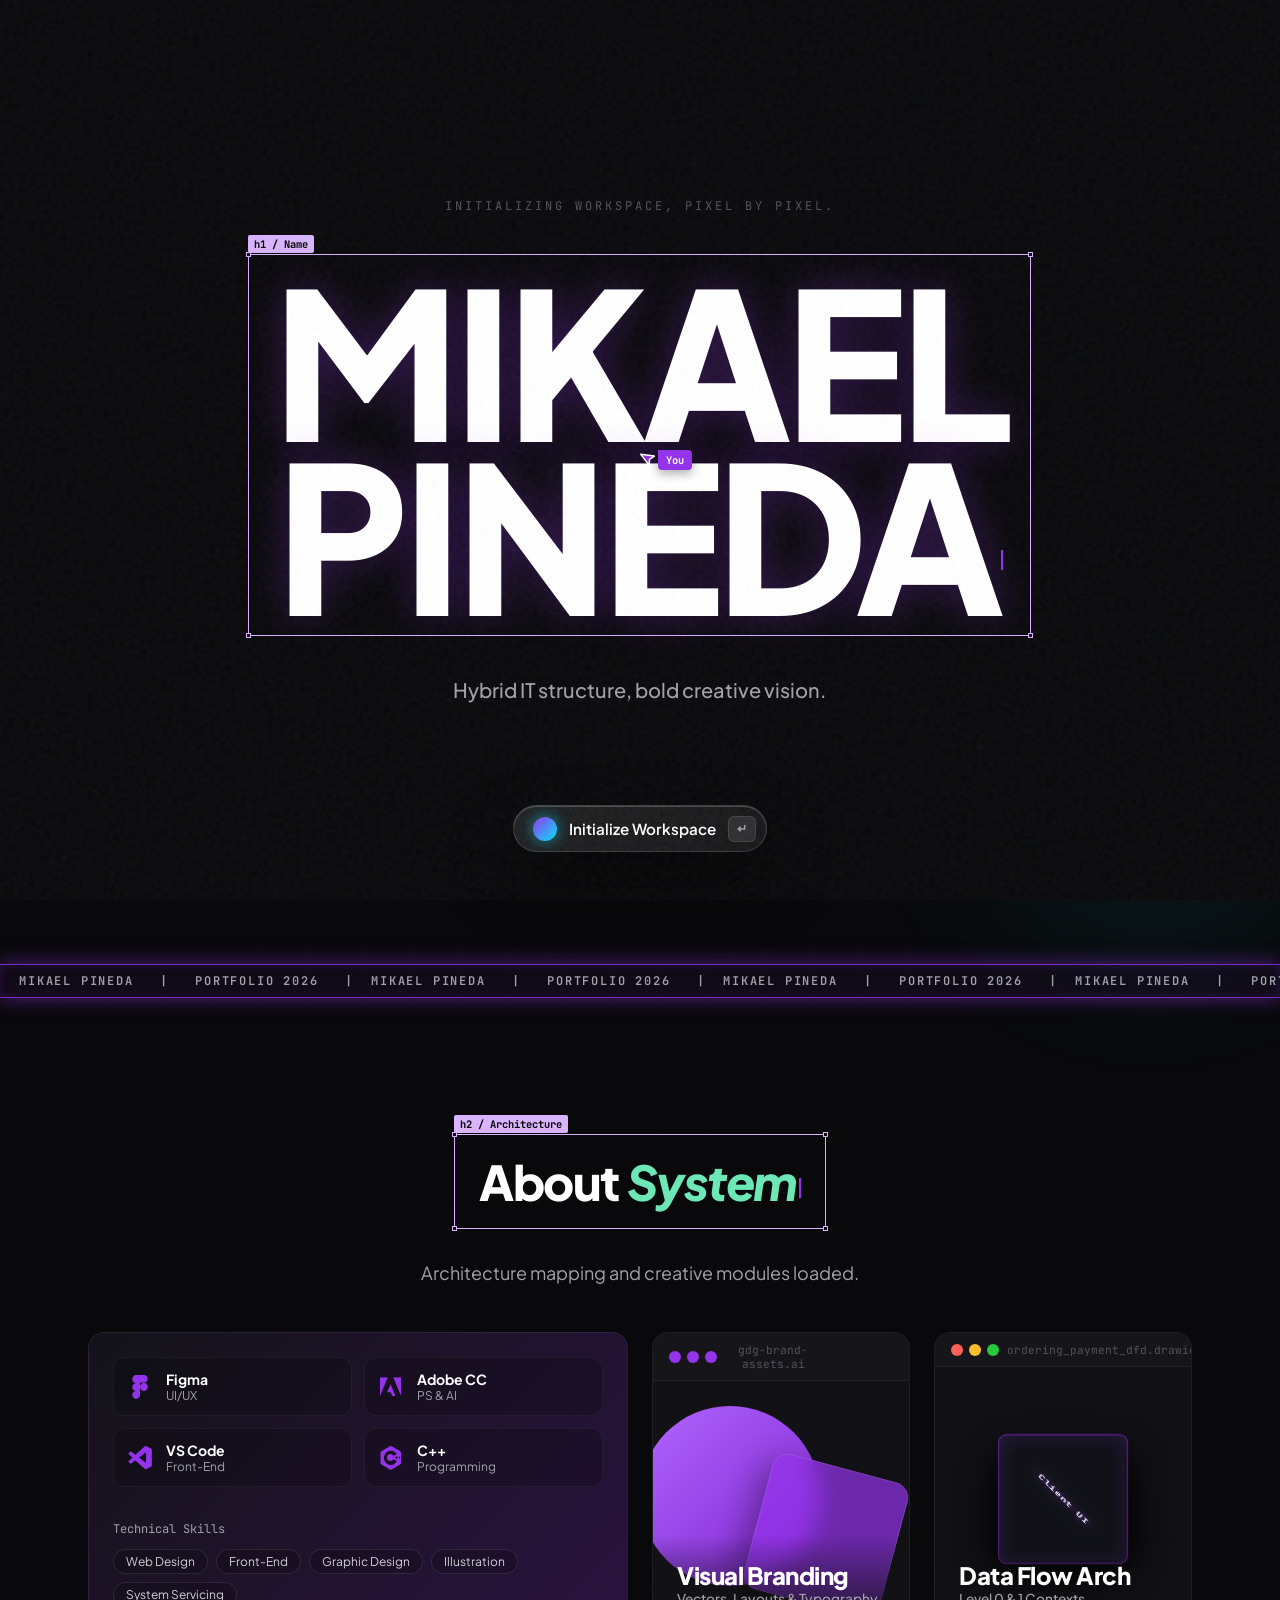
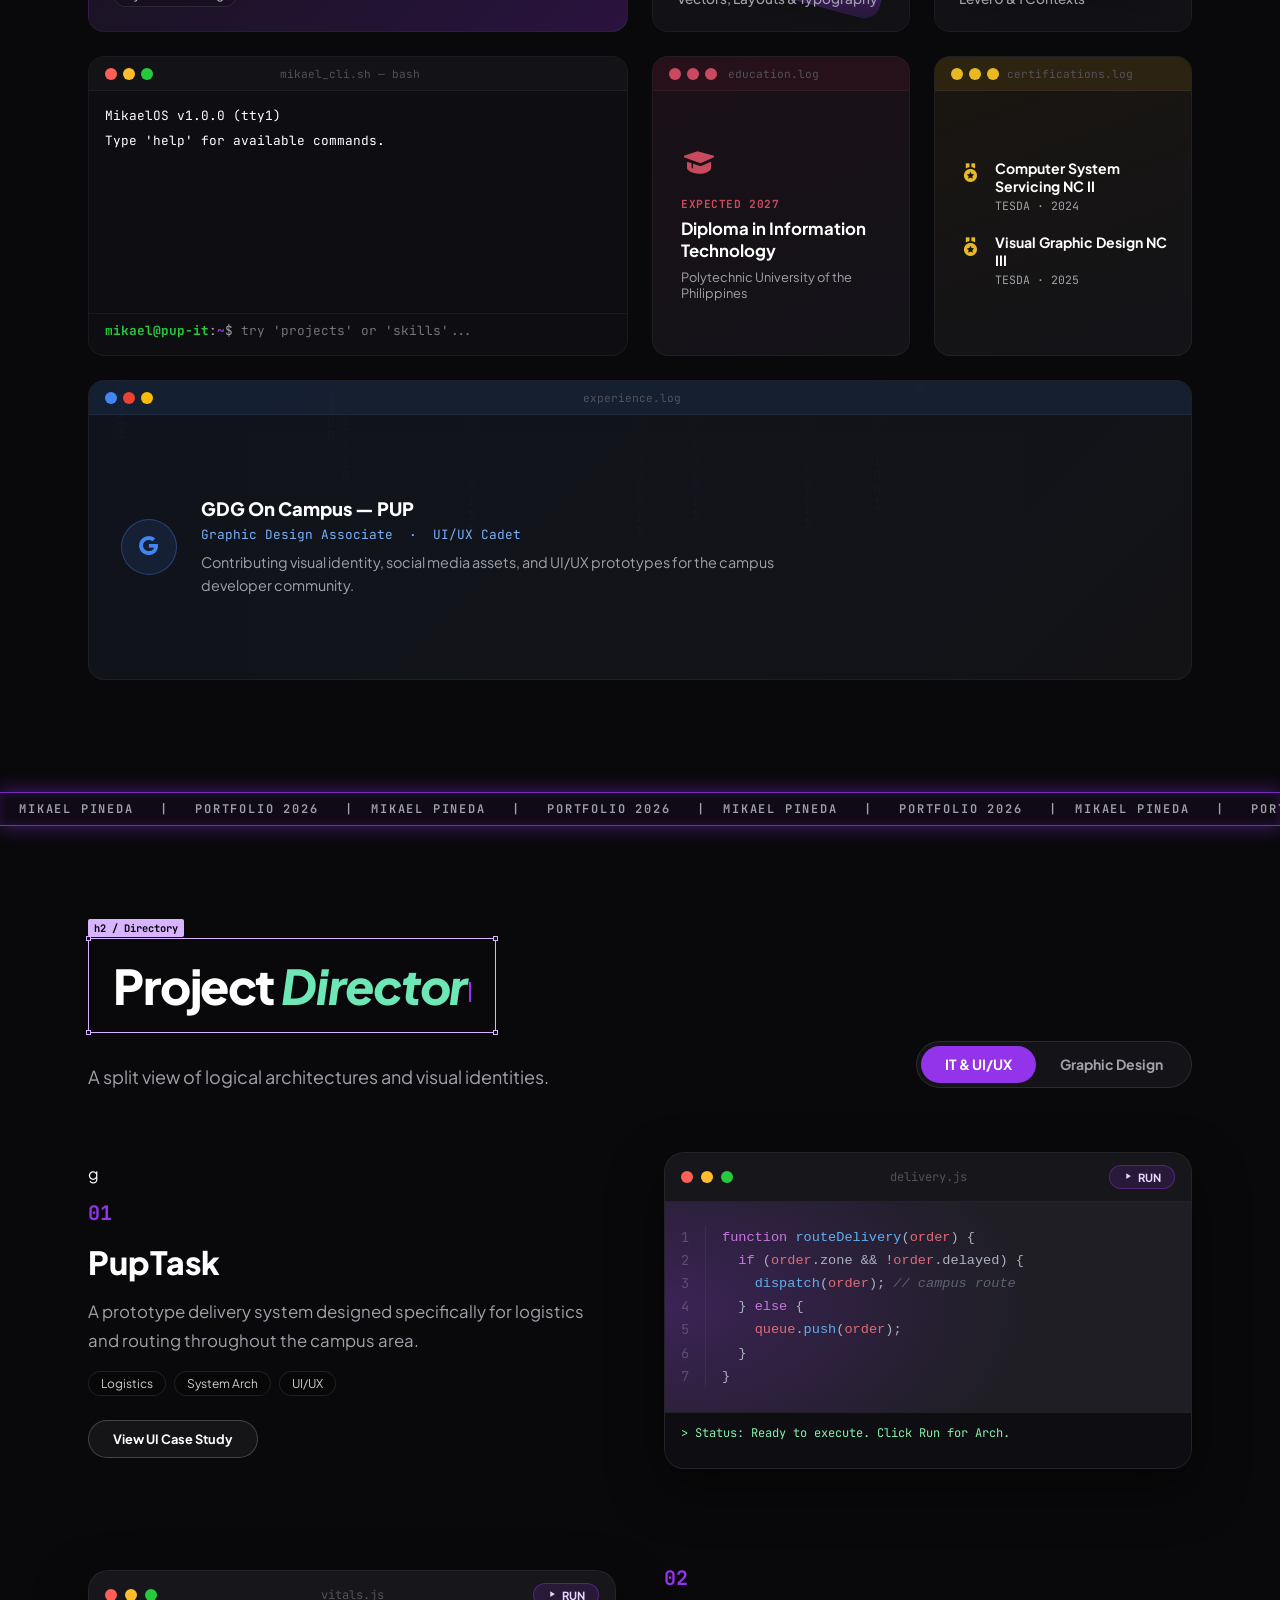
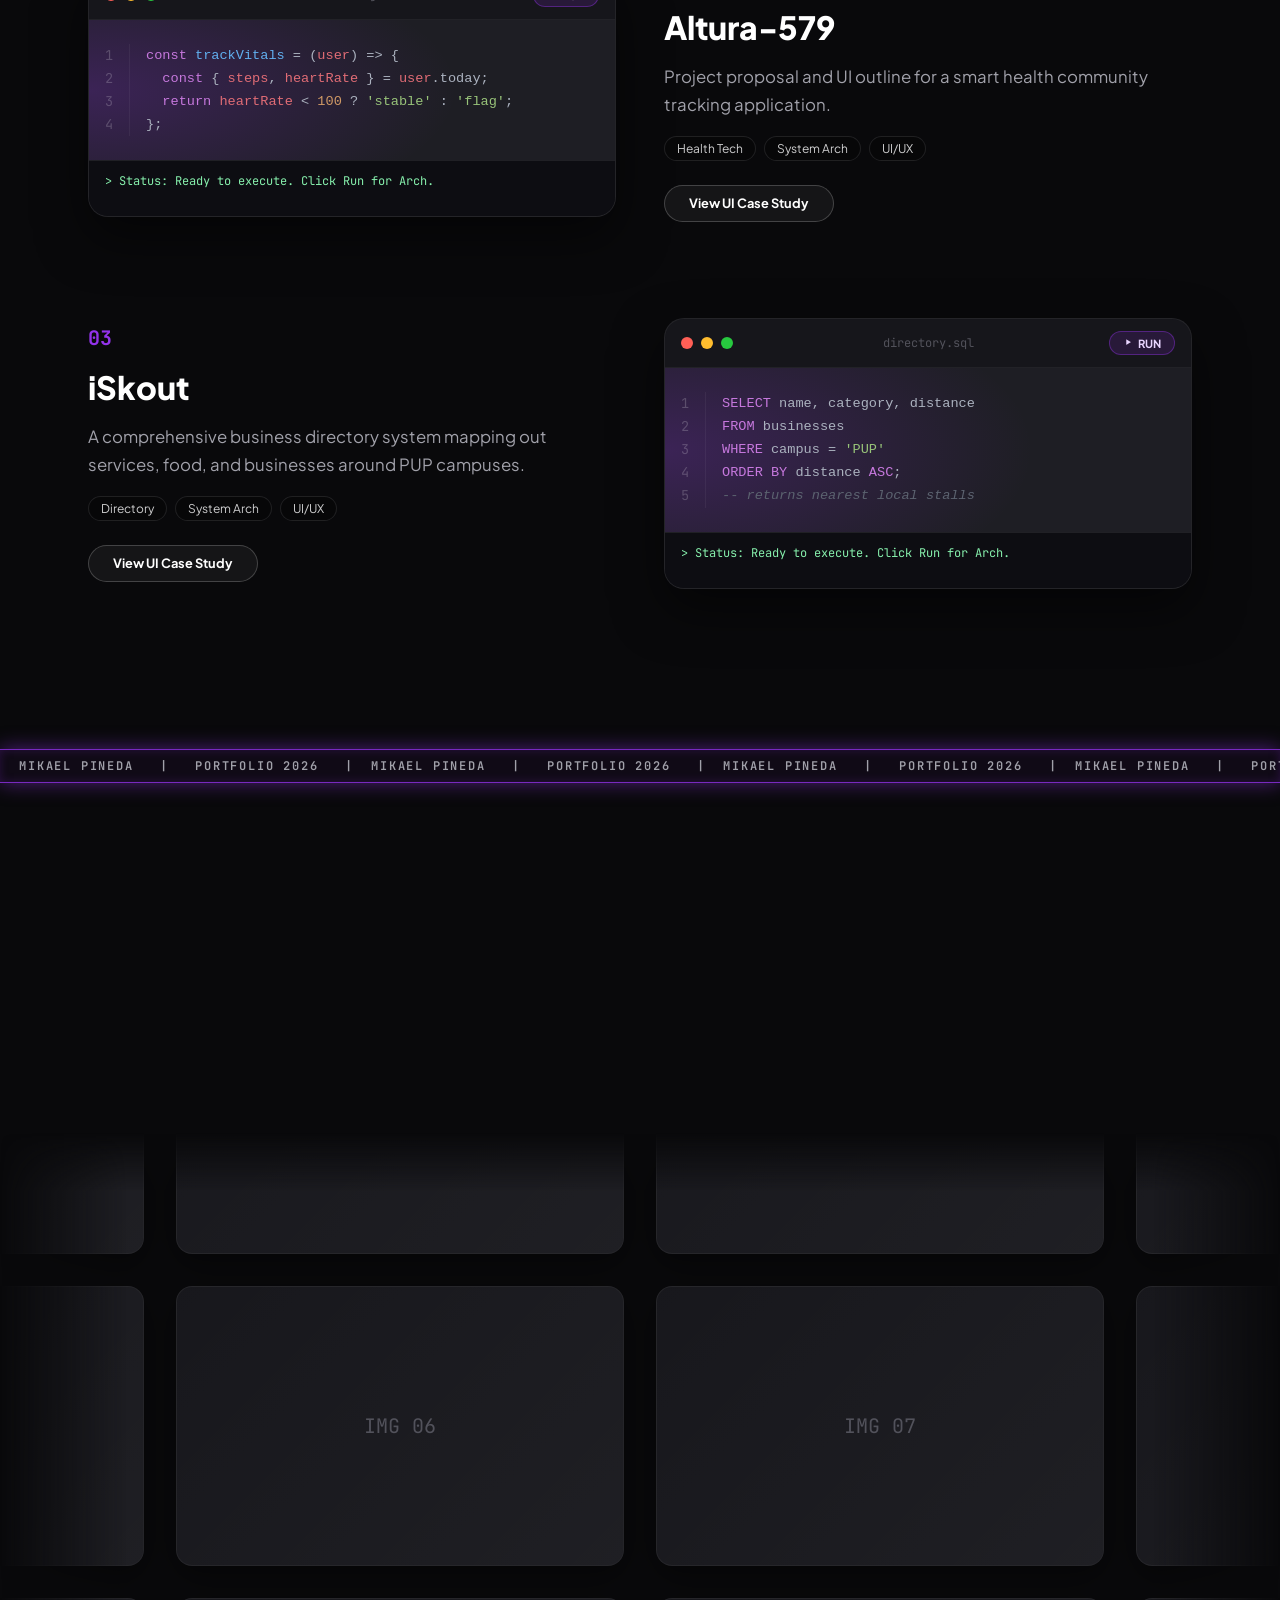
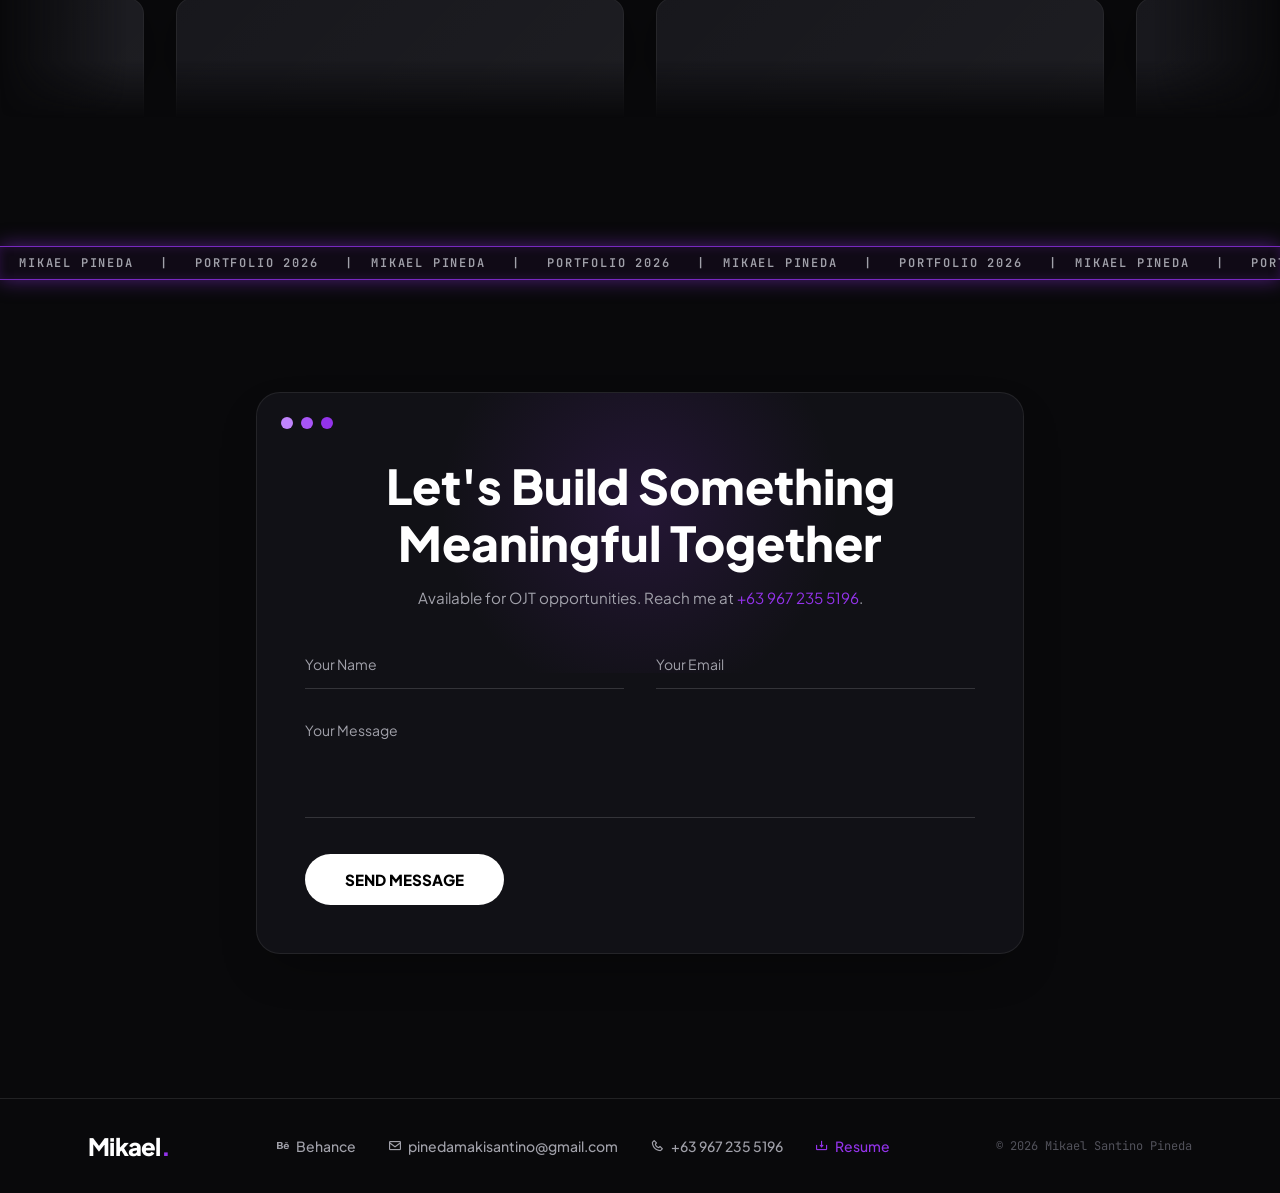
<file: index.html>
<!DOCTYPE html>
<html lang="en">
<head>
  <meta charset="UTF-8" />
  <meta name="viewport" content="width=device-width, initial-scale=1.0" />
  <title>Mikael Santino Pineda — Portfolio</title>
  <meta name="description" content="IT Student & Graphic Designer at PUP Manila. Building clean, intuitive interfaces." />
  <meta property="og:title" content="Mikael Santino Pineda — Portfolio" />
  <meta property="og:type" content="website" />
  <meta name="twitter:card" content="summary_large_image" />
  <link rel="icon" href="data:image/svg+xml,<svg xmlns='http://www.w3.org/2000/svg' viewBox='0 0 100 100'><text y='.9em' font-size='90'>🖥</text></svg>" />
  <link href="https://fonts.googleapis.com/css2?family=JetBrains+Mono:wght@400;500;700&family=Plus+Jakarta+Sans:wght@300;400;500;600;700;800&display=swap" rel="stylesheet" />
  <link href="https://unpkg.com/boxicons@2.1.4/css/boxicons.min.css" rel="stylesheet" />
  <link rel="stylesheet" href="styles.css" />
</head>
<body>

  <!-- Scroll Progress -->
  <div id="scroll-progress"></div>

  <!-- Custom Cursor -->
  <div id="cursor-ring">
    <svg width="18" height="18" viewBox="0 0 24 24" fill="var(--accent)" stroke="#fff" stroke-width="2" stroke-linecap="round" stroke-linejoin="round"><path d="M3 3l7.07 16.97 2.51-7.39 7.39-2.51L3 3z"/></svg>
    <span id="cursor-label">You</span>
  </div>

  <!-- IT Blueprint Background -->
  <canvas id="bg-canvas"></canvas>
  <div id="bg-grid"></div>
  <div id="bg-glow-tl"></div>
  <div id="bg-glow-br"></div>

<!-- Interactive Boot/Wake Screen (Hybrid Theme + Animations) -->
  <div id="boot-screen" class="boot-screen ar-theme">
    <div class="boot-overlay-grid"></div>

    <!-- Center Content -->
    <div class="ar-content">
      <div class="ar-top-text boot-anim-1">INITIALIZING WORKSPACE, PIXEL BY PIXEL.</div>

      <!-- Interactive Figma Edit Box (Typing Animation) -->
      <div class="figma-edit-box center-box boot-anim-2" style="margin-bottom: 0;">
        <!-- Figma Anchors -->
        <div class="f-anchor tl"></div><div class="f-anchor tr"></div>
        <div class="f-anchor bl"></div><div class="f-anchor br"></div>
        
        <!-- Figma UI Labels (Drag label removed) -->
        <div class="f-label-top">
          <div class="f-tag">h1 / Name</div>
          <div class="f-user">
            <svg width="10" height="10" viewBox="0 0 24 24" fill="#000" stroke="#000" stroke-width="2" stroke-linecap="round" stroke-linejoin="round"><path d="M3 3l7.07 16.97 2.51-7.39 7.39-2.51L3 3z"/></svg>
            You
          </div>
        </div>

        <div class="f-label-bottom">
          <div class="f-cursor-icon">
            <svg width="14" height="14" viewBox="0 0 24 24" fill="var(--purple-300)" stroke="var(--purple-300)" stroke-width="2" stroke-linecap="round" stroke-linejoin="round" style="transform: rotate(-15deg);"><path d="M3 3l7.07 16.97 2.51-7.39 7.39-2.51L3 3z"/></svg>
          </div>
          <div class="f-status">typing...</div>
        </div>
        
        <h1 class="ar-name-solid">
          <span id="boot-title-type" data-text="MIKAEL<br/>PINEDA"></span><span class="cursor-blink"></span>
        </h1>
      </div>

      <div class="ar-subtitle boot-anim-4">Hybrid IT structure, bold creative vision.</div>
    </div>

    <!-- Glassmorphism Continue Button -->
    <button id="boot-continue-btn" class="ar-btn boot-box magnetic boot-anim-5" data-cursor="ENTER">
      <div class="mini-orb"></div>
      <span class="ar-btn-text">Initialize Workspace</span>
      <span class="ar-btn-key">↵</span>
    </button>
  </div>

  <!-- Cinematic Split-Mask Preloader -->
  <div id="preloader" class="cinematic-loader">
    <!-- Split masking panels for the cinematic exit -->
    <div class="loader-mask mask-top"></div>
    <div class="loader-mask mask-bottom"></div>
    
    <div class="loader-content">
      <div class="loader-counter"><span id="loader-pct">0</span><span class="loader-sym">%</span></div>
      <div class="loader-logs">
        <span id="loader-log-text">SYS.BOOT_SEQUENCE()</span>
      </div>
      <div class="loader-progress-container">
        <div class="loader-progress-bar" id="loader-bar"></div>
      </div>
    </div>
  </div>

  <!-- Header -->
  <header id="header">
    <div class="container header-inner">
      <a href="#home" class="logo" data-cursor="">Mikael<span class="accent">.</span><div class="logo-glitch"></div></a>
      
      <div class="header-actions">
        <button id="theme-toggle" class="theme-toggle" aria-label="Toggle theme" data-cursor="THEME">
          <i class='bx bx-sun' id="theme-icon"></i>
        </button>
        <button id="menu-toggle" aria-label="Toggle menu" data-cursor="MENU">
          <span></span><span></span><span></span>
        </button>
      </div>
    </div>
  </header>

  <!-- Mobile Menu -->
  <div id="mobile-menu">
    <a href="#home" class="mobile-link">Home</a>
    <a href="#about" class="mobile-link">About</a>
    <a href="#projects" class="mobile-link">Projects</a>
    <a href="#gallery" class="mobile-link">Gallery</a>
    <a href="#contact" class="mobile-link">Contact</a>
    <a href="Resume_Pineda.pdf" download class="mobile-resume">Download Resume</a>
  </div>

  <main>

    <!-- ===== HERO ===== -->
    <section id="home" class="hero">
      <div class="container hero-grid">

        <div class="hero-left reveal">
          <div class="hero-badges">
            <div class="hero-status">
              <span class="status-dot"></span>
              SYS: ONLINE &nbsp;|&nbsp; LOC: PUP_MNL &nbsp;|&nbsp; PING: <span id="ping">14</span>ms
            </div>
            <div class="hero-role-badge">IT Student & Graphic Designer</div>
          </div>

          <!-- Interactive Figma Edit Box (Now on the Title) -->
          <div class="figma-edit-box reveal">
            <!-- Anchor Corners -->
            <div class="f-anchor tl"></div>
            <div class="f-anchor tr"></div>
            <div class="f-anchor bl"></div>
            <div class="f-anchor br"></div>
            
            <!-- Top Labels -->
            <div class="f-label-top">
              <div class="f-tag">h1 / Hero Title</div>
              <div class="f-user">
                <svg width="10" height="10" viewBox="0 0 24 24" fill="#000" stroke="#000" stroke-width="2" stroke-linecap="round" stroke-linejoin="round"><path d="M3 3l7.07 16.97 2.51-7.39 7.39-2.51L3 3z"/></svg>
                You
              </div>
            </div>

            <!-- Bottom Label -->
            <div class="f-label-bottom">
              <div class="f-cursor-icon">
                <svg width="14" height="14" viewBox="0 0 24 24" fill="var(--purple-300)" stroke="var(--purple-300)" stroke-width="2" stroke-linecap="round" stroke-linejoin="round" style="transform: rotate(-15deg);"><path d="M3 3l7.07 16.97 2.51-7.39 7.39-2.51L3 3z"/></svg>
              </div>
              <div class="f-status">name &rarr; typing...</div>
            </div>

            <!-- Typing Content (Massive Title) -->
            <!-- Typing Content (Massive Title) -->
            <h1 class="hero-title" style="margin-bottom: 0;">
              <!-- Added data-text below so the script knows what to type -->
              <span id="hero-title-type" data-text="Mikael Santino <br/><span class='f-highlight'>Pineda.</span>"></span><span class="cursor-blink"></span>
            </h1>
          </div>

          <!-- Restored Static Subtitle -->
          <div class="hero-subtitle-wrap reveal">
            <p class="hero-subtitle">I bring a blend of technical support capabilities and a strong passion for digital arts and visual branding — building clean, intuitive interfaces that solve real-world problems.</p>
          </div>

          <div class="hero-btns">
            <a href="#projects" class="btn-primary magnetic" data-cursor="">View Projects</a>
            <a href="#contact" class="btn-ghost magnetic" data-cursor="">Get in touch</a>
          </div>

          <div class="hero-stats">
            <div class="hero-stat"><span class="stat-num">01</span><span class="stat-label">System Servicing</span></div>
            <div class="hero-stat"><span class="stat-num">02</span><span class="stat-label">Brand Identity</span></div>
            <div class="hero-stat"><span class="stat-num">03</span><span class="stat-label">UI/UX Prototyping</span></div>
          </div>
        </div>

        <div class="hero-right reveal">
          <!-- Window-Themed Portrait -->
          <div class="portrait-card tilt-card" data-cursor="PEEK">
            <!-- Same Mac-style bar used on Graphic Design cards -->
            <div class="gd-card-bar">
              <div class="mac-dots purple"><span></span><span></span><span></span></div>
              <div class="mac-title">mikael_profile.webp</div>
            </div>
            
            <div class="portrait-image-wrap">
              <img src="lbj.webp" alt="Mikael Santino Pineda" class="portrait-img" id="portrait-img" />
            </div>
          </div>
        </div>

      </div>
    </section>

    <!-- Glowing Marquee Section Divider -->
    <div class="marquee-divider">
      <div class="marquee-track">
        <!-- First Set -->
        <div class="marquee-content">
          <span>MIKAEL PINEDA &nbsp;&nbsp;|&nbsp;&nbsp; PORTFOLIO 2026 &nbsp;&nbsp;|&nbsp;&nbsp;</span>
          <span>MIKAEL PINEDA &nbsp;&nbsp;|&nbsp;&nbsp; PORTFOLIO 2026 &nbsp;&nbsp;|&nbsp;&nbsp;</span>
          <span>MIKAEL PINEDA &nbsp;&nbsp;|&nbsp;&nbsp; PORTFOLIO 2026 &nbsp;&nbsp;|&nbsp;&nbsp;</span>
          <span>MIKAEL PINEDA &nbsp;&nbsp;|&nbsp;&nbsp; PORTFOLIO 2026 &nbsp;&nbsp;|&nbsp;&nbsp;</span>
        </div>
        <!-- Duplicated Set for Seamless Loop -->
        <div class="marquee-content" aria-hidden="true">
          <span>MIKAEL PINEDA &nbsp;&nbsp;|&nbsp;&nbsp; PORTFOLIO 2026 &nbsp;&nbsp;|&nbsp;&nbsp;</span>
          <span>MIKAEL PINEDA &nbsp;&nbsp;|&nbsp;&nbsp; PORTFOLIO 2026 &nbsp;&nbsp;|&nbsp;&nbsp;</span>
          <span>MIKAEL PINEDA &nbsp;&nbsp;|&nbsp;&nbsp; PORTFOLIO 2026 &nbsp;&nbsp;|&nbsp;&nbsp;</span>
          <span>MIKAEL PINEDA &nbsp;&nbsp;|&nbsp;&nbsp; PORTFOLIO 2026 &nbsp;&nbsp;|&nbsp;&nbsp;</span>
        </div>
      </div>
    </div>

    <!-- ===== ABOUT / BENTO ===== -->
    <section id="about" class="about">
      <div class="container">
        <div class="section-header reveal">
          <!-- Figma Box (Centered) -->
          <div class="figma-edit-box center-box">
            <div class="f-anchor tl"></div><div class="f-anchor tr"></div><div class="f-anchor bl"></div><div class="f-anchor br"></div>
            
            <div class="f-label-top">
              <div class="f-tag">h2 / Architecture</div>
              <div class="f-user">
                <svg width="10" height="10" viewBox="0 0 24 24" fill="#000" stroke="#000" stroke-width="2" stroke-linecap="round" stroke-linejoin="round"><path d="M3 3l7.07 16.97 2.51-7.39 7.39-2.51L3 3z"/></svg>You
              </div>
            </div>

            <div class="f-label-bottom">
              <div class="f-cursor-icon">
                <svg width="14" height="14" viewBox="0 0 24 24" fill="var(--purple-300)" stroke="var(--purple-300)" stroke-width="2" stroke-linecap="round" stroke-linejoin="round" style="transform: rotate(-15deg);"><path d="M3 3l7.07 16.97 2.51-7.39 7.39-2.51L3 3z"/></svg>
              </div>
              <div class="f-status">editing...</div>
            </div>

            <h2 style="margin-bottom: 0;">
              <span id="about-title-type"></span><span class="cursor-blink"></span>
            </h2>
          </div>
          <p style="margin-top: 1rem;">Architecture mapping and creative modules loaded.</p>
        </div>

        <div class="bento-grid" id="bento-grid">

          <!-- Card 1: Core Stack -->
          <div class="bento-card stack-card reveal tilt-card">
            <div class="stack-tools">
              <div class="tool-item"><i class='bx bxl-figma'></i><div><div class="tool-name">Figma</div><div class="tool-role">UI/UX</div></div></div>
              <div class="tool-item"><i class='bx bxl-adobe'></i><div><div class="tool-name">Adobe CC</div><div class="tool-role">PS & AI</div></div></div>
              <div class="tool-item"><i class='bx bxl-visual-studio'></i><div><div class="tool-name">VS Code</div><div class="tool-role">Front-End</div></div></div>
              <div class="tool-item"><i class='bx bxl-c-plus-plus'></i><div><div class="tool-name">C++</div><div class="tool-role">Programming</div></div></div>
            </div>
            <div>
              <div class="card-label">Technical Skills</div>
              <div class="tag-row">
                <span class="tag">Web Design</span>
                <span class="tag">Front-End</span>
                <span class="tag">Graphic Design</span>
                <span class="tag">Illustration</span>
                <span class="tag">System Servicing</span>
              </div>
            </div>
          </div>

          <!-- Card 2: Digital Arts -->
          <div class="bento-card art-card tilt-card" data-cursor="PEEK">
            <div class="mac-bar purple">
              <div class="mac-dots"><span></span><span></span><span></span></div>
              <div class="mac-title">gdg-brand-assets.ai</div>
              <div class="mac-spacer"></div>
            </div>
            <div class="art-canvas">
              <div class="art-circle"></div>
              <div class="art-square glass-effect"></div>
            </div>
            <div class="card-footer-abs solid-overlay">
              <div class="card-footer-title">Visual Branding</div>
              <div class="card-footer-sub">Vectors, Layouts & Typography</div>
            </div>
          </div>

          <!-- Card 3: 3D System Arch -->
          <div class="bento-card arch-card tilt-card" data-cursor="PEEK">
            <div class="mac-bar">
              <div class="mac-dots traffic"><span class="red"></span><span class="yellow"></span><span class="green"></span></div>
              <div class="mac-title">ordering_payment_dfd.drawio</div>
              <div class="mac-spacer"></div>
            </div>
            <div class="arch-canvas">
              <div class="arch-3d">
                <div class="arch-connector"></div>
                <!-- Updated Architecture Layers -->
                <div class="arch-layer layer-top"><span>Client UI</span></div>
                <div class="arch-layer layer-mid"><span>Payment Flow</span></div>
                <div class="arch-layer layer-bot"><span>Database</span></div>
                <div class="arch-packet"></div>
                <div class="arch-packet delay"></div>
              </div>
            </div>
            <div class="card-footer-abs solid-overlay">
              <div class="card-footer-title">Data Flow Arch</div>
              <div class="card-footer-sub">Level 0 & 1 Contexts</div>
            </div>
          </div>

          <!-- Card 4: Interactive CLI Terminal -->
          <div class="bento-card terminal-card reveal tilt-card">
            <div class="mac-bar">
              <div class="mac-dots traffic"><span class="red"></span><span class="yellow"></span><span class="green"></span></div>
              <div class="mac-title">mikael_cli.sh — bash</div>
              <div class="mac-spacer"></div>
            </div>
            <div class="terminal-body" id="terminal-body">
              <div class="term-line"><span class="term-output">MikaelOS v1.0.0 (tty1)</span></div>
              <div class="term-line"><span class="term-output">Type 'help' for available commands.</span></div>
            </div>
            <div class="term-input-row">
              <span class="term-user">mikael@pup-it</span>:<span class="term-path">~</span>$&nbsp;
              <input type="text" id="terminal-input" class="term-input" placeholder="try 'projects' or 'skills'..." spellcheck="false" autocomplete="off" />
            </div>
          </div>

          <!-- Card 5: Education -->
          <div class="bento-card edu-card reveal tilt-card">
            <div class="mac-bar edu-theme">
              <div class="mac-dots edu"><span></span><span></span><span></span></div>
              <div class="mac-title">education.log</div>
              <div class="mac-spacer"></div>
            </div>
            <div class="edu-body">
              <i class='bx bxs-graduation edu-icon'></i>
              <div class="edu-year">Expected 2027</div>
              <div class="edu-role">Diploma in Information Technology</div>
              <div class="edu-org">Polytechnic University of the Philippines</div>
            </div>
          </div>

          <!-- Card 6: Certifications -->
          <div class="bento-card cert-card reveal tilt-card">
            <div class="mac-bar cert-theme">
              <div class="mac-dots cert"><span></span><span></span><span></span></div>
              <div class="mac-title">certifications.log</div>
              <div class="mac-spacer"></div>
            </div>
            <div class="cert-body">
              <div class="cert-item">
                <i class='bx bxs-medal cert-icon'></i>
                <div>
                  <div class="cert-name">Computer System Servicing NC II</div>
                  <div class="cert-org">TESDA · 2024</div>
                </div>
              </div>
              <div class="cert-item">
                <i class='bx bxs-medal cert-icon'></i>
                <div>
                  <div class="cert-name">Visual Graphic Design NC III</div>
                  <div class="cert-org">TESDA · 2025</div>
                </div>
              </div>
            </div>
          </div>

          <!-- Card 7: GDG Experience (full width) -->
          <div class="bento-card gdg-card reveal tilt-card">
            <canvas id="binary-canvas" class="binary-canvas"></canvas>
            <div class="mac-bar gdg-theme">
              <div class="mac-dots gdg"><span></span><span></span><span></span></div>
              <div class="mac-title">experience.log</div>
              <div class="mac-spacer"></div>
            </div>
            <div class="gdg-body">
              <div class="gdg-icon"><i class='bx bxl-google'></i></div>
              <div class="gdg-text">
                <div class="gdg-org">GDG On Campus — PUP</div>
                <div class="gdg-roles">Graphic Design Associate &nbsp;·&nbsp; UI/UX Cadet</div>
                <div class="gdg-desc">Contributing visual identity, social media assets, and UI/UX prototypes for the campus developer community.</div>
              </div>
            </div>
          </div>

        </div>
      </div>
    </section>

    <!-- Glowing Marquee Section Divider -->
    <div class="marquee-divider">
      <div class="marquee-track">
        <!-- First Set -->
        <div class="marquee-content">
          <span>MIKAEL PINEDA &nbsp;&nbsp;|&nbsp;&nbsp; PORTFOLIO 2026 &nbsp;&nbsp;|&nbsp;&nbsp;</span>
          <span>MIKAEL PINEDA &nbsp;&nbsp;|&nbsp;&nbsp; PORTFOLIO 2026 &nbsp;&nbsp;|&nbsp;&nbsp;</span>
          <span>MIKAEL PINEDA &nbsp;&nbsp;|&nbsp;&nbsp; PORTFOLIO 2026 &nbsp;&nbsp;|&nbsp;&nbsp;</span>
          <span>MIKAEL PINEDA &nbsp;&nbsp;|&nbsp;&nbsp; PORTFOLIO 2026 &nbsp;&nbsp;|&nbsp;&nbsp;</span>
        </div>
        <!-- Duplicated Set for Seamless Loop -->
        <div class="marquee-content" aria-hidden="true">
          <span>MIKAEL PINEDA &nbsp;&nbsp;|&nbsp;&nbsp; PORTFOLIO 2026 &nbsp;&nbsp;|&nbsp;&nbsp;</span>
          <span>MIKAEL PINEDA &nbsp;&nbsp;|&nbsp;&nbsp; PORTFOLIO 2026 &nbsp;&nbsp;|&nbsp;&nbsp;</span>
          <span>MIKAEL PINEDA &nbsp;&nbsp;|&nbsp;&nbsp; PORTFOLIO 2026 &nbsp;&nbsp;|&nbsp;&nbsp;</span>
          <span>MIKAEL PINEDA &nbsp;&nbsp;|&nbsp;&nbsp; PORTFOLIO 2026 &nbsp;&nbsp;|&nbsp;&nbsp;</span>
        </div>
      </div>
    </div>

    <!-- ===== PROJECTS ===== -->
    <section id="projects" class="projects">
      <div class="container">
        <div class="projects-header reveal">
          <div>
            <!-- Figma Box (Left Aligned) -->
            <div class="figma-edit-box" style="margin-top: 0;">
              <div class="f-anchor tl"></div><div class="f-anchor tr"></div><div class="f-anchor bl"></div><div class="f-anchor br"></div>
              
              <div class="f-label-top">
                <div class="f-tag">h2 / Directory</div>
                <div class="f-user">
                  <svg width="10" height="10" viewBox="0 0 24 24" fill="#000" stroke="#000" stroke-width="2" stroke-linecap="round" stroke-linejoin="round"><path d="M3 3l7.07 16.97 2.51-7.39 7.39-2.51L3 3z"/></svg>You
                </div>
              </div>

              <div class="f-label-bottom">
                <div class="f-cursor-icon">
                  <svg width="14" height="14" viewBox="0 0 24 24" fill="var(--purple-300)" stroke="var(--purple-300)" stroke-width="2" stroke-linecap="round" stroke-linejoin="round" style="transform: rotate(-15deg);"><path d="M3 3l7.07 16.97 2.51-7.39 7.39-2.51L3 3z"/></svg>
                </div>
                <div class="f-status">editing...</div>
              </div>

              <h2 style="margin-bottom: 0;">
                <span id="project-title-type"></span><span class="cursor-blink"></span>
              </h2>
            </div>
            <p style="margin-top: 1rem;">A split view of logical architectures and visual identities.</p>
          </div>
          
          <!-- 2-Tab Switcher -->
          <div class="tab-switcher">
            <button class="tab-btn active" data-tab="IT">IT & UI/UX</button>
            <button class="tab-btn" data-tab="GD">Graphic Design</button>
          </div>
        </div>

        <!-- 1. IT & UI/UX Combined Tab -->
        <div id="tab-IT" class="tab-panel active">
          <div class="it-projects">

            <!-- Combined Project 1 -->
            <div class="it-project">
              <div class="it-info">g
                <div class="project-num">01</div>
                <h3>PupTask</h3>
                <p>A prototype delivery system designed specifically for logistics and routing throughout the campus area.</p>
                <div class="tag-row"><span class="tag">Logistics</span><span class="tag">System Arch</span><span class="tag">UI/UX</span></div>
                <a href="project.html" class="btn-ghost" style="padding: 0.6rem 1.5rem; font-size: 0.8rem; margin-top: 0.5rem; width: fit-content;" data-cursor="VIEW">View UI Case Study</a>
              </div>
              <div class="code-window tilt-card" data-output="> Running delivery.js...&#10;[SUCCESS] Route calculated: Main Campus -&gt; CEA (Distance: 450m)&#10;[LOG] Order #1042 dispatched cleanly!">
                <div class="code-bar">
                  <div class="mac-dots traffic"><span class="red"></span><span class="yellow"></span><span class="green"></span></div>
                  <div class="code-filename">delivery.js</div>
                  <button class="run-btn magnetic" data-cursor=""><i class='bx bx-play'></i> RUN</button>
                </div>
                <div class="code-body">
                  <div class="line-nums"><span>1</span><span>2</span><span>3</span><span>4</span><span>5</span><span>6</span><span>7</span></div>
                  <pre><code><span class="code-kw">function</span> <span class="code-fn">routeDelivery</span>(<span class="code-var">order</span>) {
  <span class="code-kw">if</span> (<span class="code-var">order</span>.zone &amp;&amp; !<span class="code-var">order</span>.delayed) {
    <span class="code-fn">dispatch</span>(<span class="code-var">order</span>); <span class="code-comment">// campus route</span>
  } <span class="code-kw">else</span> {
    <span class="code-var">queue</span>.<span class="code-fn">push</span>(<span class="code-var">order</span>);
  }
}</code></pre>
                </div>
                <div class="code-console"><span class="console-placeholder">> Status: Ready to execute. Click Run for Arch.</span></div>
              </div>
            </div>

            <!-- Combined Project 2 -->
            <div class="it-project reverse">
              <div class="it-info">
                <div class="project-num">02</div>
                <h3>Altura-579</h3>
                <p>Project proposal and UI outline for a smart health community tracking application.</p>
                <div class="tag-row"><span class="tag">Health Tech</span><span class="tag">System Arch</span><span class="tag">UI/UX</span></div>
                <a href="project.html" class="btn-ghost" style="padding: 0.6rem 1.5rem; font-size: 0.8rem; margin-top: 0.5rem; width: fit-content;" data-cursor="VIEW">View UI Case Study</a>
              </div>
              <div class="code-window tilt-card" data-output="> Running vitals.js...&#10;[ANALYZING] Heart Rate: 78 BPM | Steps: 8,420&#10;[STATUS] Health status: STABLE (Normal Range)">
                <div class="code-bar">
                  <div class="mac-dots traffic"><span class="red"></span><span class="yellow"></span><span class="green"></span></div>
                  <div class="code-filename">vitals.js</div>
                  <button class="run-btn magnetic" data-cursor=""><i class='bx bx-play'></i> RUN</button>
                </div>
                <div class="code-body">
                  <div class="line-nums"><span>1</span><span>2</span><span>3</span><span>4</span></div>
                  <pre><code><span class="code-kw">const</span> <span class="code-fn">trackVitals</span> = (<span class="code-var">user</span>) =&gt; {
  <span class="code-kw">const</span> { <span class="code-var">steps</span>, <span class="code-var">heartRate</span> } = <span class="code-var">user</span>.today;
  <span class="code-kw">return</span> <span class="code-var">heartRate</span> &lt; <span class="code-num">100</span> ? <span class="code-str">'stable'</span> : <span class="code-str">'flag'</span>;
};</code></pre>
                </div>
                <div class="code-console"><span class="console-placeholder">> Status: Ready to execute. Click Run for Arch.</span></div>
              </div>
            </div>

            <!-- Combined Project 3 -->
            <div class="it-project">
              <div class="it-info">
                <div class="project-num">03</div>
                <h3>iSkout</h3>
                <p>A comprehensive business directory system mapping out services, food, and businesses around PUP campuses.</p>
                <div class="tag-row"><span class="tag">Directory</span><span class="tag">System Arch</span><span class="tag">UI/UX</span></div>
                <a href="project.html" class="btn-ghost" style="padding: 0.6rem 1.5rem; font-size: 0.8rem; margin-top: 0.5rem; width: fit-content;" data-cursor="VIEW">View UI Case Study</a>
              </div>
              <div class="code-window tilt-card" data-output="> Executing directory.sql...&#10;[SQL] Fetching local PUP food stalls...&#10;[RESULTS] 12 businesses returned. Sorted by distance (ASC).">
                <div class="code-bar">
                  <div class="mac-dots traffic"><span class="red"></span><span class="yellow"></span><span class="green"></span></div>
                  <div class="code-filename">directory.sql</div>
                  <button class="run-btn magnetic" data-cursor=""><i class='bx bx-play'></i> RUN</button>
                </div>
                <div class="code-body">
                  <div class="line-nums"><span>1</span><span>2</span><span>3</span><span>4</span><span>5</span></div>
                  <pre><code><span class="code-kw">SELECT</span> name, category, distance
<span class="code-kw">FROM</span> businesses
<span class="code-kw">WHERE</span> campus = <span class="code-str">'PUP'</span>
<span class="code-kw">ORDER BY</span> distance <span class="code-kw">ASC</span>;
<span class="code-comment">-- returns nearest local stalls</span></code></pre>
                </div>
                <div class="code-console"><span class="console-placeholder">> Status: Ready to execute. Click Run for Arch.</span></div>
              </div>
            </div>

          </div>
        </div>

        <!-- 2. Graphic Design Tab (Visual Only) -->
        <div id="tab-GD" class="tab-panel">
          <div class="gd-filters">
            <button class="filter-btn active" data-filter="All">All</button>
            <button class="filter-btn" data-filter="Logo">Logo</button>
            <button class="filter-btn" data-filter="Social Media">Social Media</button>
            <button class="filter-btn" data-filter="Pubmats">Pubmats</button>
          </div>

          <div class="gd-grid">
            <div class="gd-card tilt-card" data-cat="Logo">
              <div class="gd-card-bar"><div class="mac-dots purple"><span></span><span></span><span></span></div><div class="mac-title">gdg-logo.ai</div></div>
              <div class="gd-preview Logo"><div class="gd-shape"><div class="logo-outer"><div class="logo-inner"></div></div></div></div>
              <div class="gd-info"><div class="gd-title">GDG Chapter Identity</div><div class="gd-cat">Logo</div></div>
            </div>

            <div class="gd-card tilt-card" data-cat="Pubmats">
              <div class="gd-card-bar"><div class="mac-dots purple"><span></span><span></span><span></span></div><div class="mac-title">conference.psd</div></div>
              <div class="gd-preview Pubmats"><div class="gd-shape"><div class="pub-bars"><div></div><div></div><div></div></div></div></div>
              <div class="gd-info"><div class="gd-title">Tech Conference</div><div class="gd-cat">Pubmats</div></div>
            </div>

            <div class="gd-card tilt-card" data-cat="Social Media">
              <div class="gd-card-bar"><div class="mac-dots purple"><span></span><span></span><span></span></div><div class="mac-title">campaign-post.psd</div></div>
              <div class="gd-preview Social"><div class="gd-shape"><div class="social-card"><div class="social-avatar"></div></div></div></div>
              <div class="gd-info"><div class="gd-title">Agency Campaign</div><div class="gd-cat">Social Media</div></div>
            </div>

            <div class="gd-card tilt-card" data-cat="Pubmats">
              <div class="gd-card-bar"><div class="mac-dots purple"><span></span><span></span><span></span></div><div class="mac-title">recruitment.ai</div></div>
              <div class="gd-preview Pubmats"><div class="gd-shape"><div class="pub-bars"><div></div><div></div><div></div></div></div></div>
              <div class="gd-info"><div class="gd-title">Campus Recruitment</div><div class="gd-cat">Pubmats</div></div>
            </div>
          </div>
        </div>

      </div>
    </section>

     <!-- Glowing Marquee Section Divider -->
    <div class="marquee-divider">
      <div class="marquee-track">
        <!-- First Set -->
        <div class="marquee-content">
          <span>MIKAEL PINEDA &nbsp;&nbsp;|&nbsp;&nbsp; PORTFOLIO 2026 &nbsp;&nbsp;|&nbsp;&nbsp;</span>
          <span>MIKAEL PINEDA &nbsp;&nbsp;|&nbsp;&nbsp; PORTFOLIO 2026 &nbsp;&nbsp;|&nbsp;&nbsp;</span>
          <span>MIKAEL PINEDA &nbsp;&nbsp;|&nbsp;&nbsp; PORTFOLIO 2026 &nbsp;&nbsp;|&nbsp;&nbsp;</span>
          <span>MIKAEL PINEDA &nbsp;&nbsp;|&nbsp;&nbsp; PORTFOLIO 2026 &nbsp;&nbsp;|&nbsp;&nbsp;</span>
        </div>
        <!-- Duplicated Set for Seamless Loop -->
        <div class="marquee-content" aria-hidden="true">
          <span>MIKAEL PINEDA &nbsp;&nbsp;|&nbsp;&nbsp; PORTFOLIO 2026 &nbsp;&nbsp;|&nbsp;&nbsp;</span>
          <span>MIKAEL PINEDA &nbsp;&nbsp;|&nbsp;&nbsp; PORTFOLIO 2026 &nbsp;&nbsp;|&nbsp;&nbsp;</span>
          <span>MIKAEL PINEDA &nbsp;&nbsp;|&nbsp;&nbsp; PORTFOLIO 2026 &nbsp;&nbsp;|&nbsp;&nbsp;</span>
          <span>MIKAEL PINEDA &nbsp;&nbsp;|&nbsp;&nbsp; PORTFOLIO 2026 &nbsp;&nbsp;|&nbsp;&nbsp;</span>
        </div>
      </div>
    </div>

<!-- ===== GALLERY (2D Draggable Workspace) ===== -->
   <section id="gallery" class="gallery">
      <div class="container">
        <div class="section-header reveal">
          <!-- Figma Box (Centered) -->
          <div class="figma-edit-box center-box">
            <div class="f-anchor tl"></div><div class="f-anchor tr"></div><div class="f-anchor bl"></div><div class="f-anchor br"></div>
            
            <div class="f-label-top">
              <div class="f-tag">h2 / Visuals</div>
              <div class="f-user">
                <svg width="10" height="10" viewBox="0 0 24 24" fill="#000" stroke="#000" stroke-width="2" stroke-linecap="round" stroke-linejoin="round"><path d="M3 3l7.07 16.97 2.51-7.39 7.39-2.51L3 3z"/></svg>You
              </div>
            </div>

            <div class="f-label-bottom">
              <div class="f-cursor-icon">
                <svg width="14" height="14" viewBox="0 0 24 24" fill="var(--purple-300)" stroke="var(--purple-300)" stroke-width="2" stroke-linecap="round" stroke-linejoin="round" style="transform: rotate(-15deg);"><path d="M3 3l7.07 16.97 2.51-7.39 7.39-2.51L3 3z"/></svg>
              </div>
              <div class="f-status">editing...</div>
            </div>

            <h2 style="margin-bottom: 0;">
              <span id="gallery-title-type"></span><span class="cursor-blink"></span>
            </h2>
          </div>
          <p style="margin-top: 1rem;">Drag across the grid to explore fragments of my workspace.</p>
        </div>
      </div>
      
      <!-- CSS Mask Wrappers for feathering edges -->
      <div class="gallery-mask-x">
        <div class="gallery-mask-y">
          <!-- The constrained viewport -->
          <div class="gallery-viewport" id="gallery-viewport">
            <div class="gallery-track">
              <!-- Column 1 -->
              <div class="g-item tilt-card" data-cursor="VIEW"><div class="g-img-placeholder">IMG 01</div></div>
              <div class="g-item tilt-card" data-cursor="VIEW"><div class="g-img-placeholder">IMG 02</div></div>
              <div class="g-item tilt-card" data-cursor="VIEW"><div class="g-img-placeholder">IMG 03</div></div>
              
              <!-- Column 2 -->
              <div class="g-item tilt-card" data-cursor="VIEW"><div class="g-img-placeholder">IMG 04</div></div>
              <div class="g-item tilt-card" data-cursor="VIEW"><div class="g-img-placeholder">IMG 05</div></div>
              <div class="g-item tilt-card" data-cursor="VIEW"><div class="g-img-placeholder">IMG 06</div></div>
              
              <!-- Column 3 -->
              <div class="g-item tilt-card" data-cursor="VIEW"><div class="g-img-placeholder">IMG 07</div></div>
              <div class="g-item tilt-card" data-cursor="VIEW"><div class="g-img-placeholder">IMG 08</div></div>
              <div class="g-item tilt-card" data-cursor="VIEW"><div class="g-img-placeholder">IMG 09</div></div>
              
              <!-- Column 4 -->
              <div class="g-item tilt-card" data-cursor="VIEW"><div class="g-img-placeholder">IMG 10</div></div>
              <div class="g-item tilt-card" data-cursor="VIEW"><div class="g-img-placeholder">IMG 11</div></div>
              <div class="g-item tilt-card" data-cursor="VIEW"><div class="g-img-placeholder">IMG 12</div></div>
            </div>
          </div>
        </div>
      </div>
    </section>

    <!-- Glowing Marquee Section Divider -->
    <div class="marquee-divider">
      <div class="marquee-track">
        <!-- First Set -->
        <div class="marquee-content">
          <span>MIKAEL PINEDA &nbsp;&nbsp;|&nbsp;&nbsp; PORTFOLIO 2026 &nbsp;&nbsp;|&nbsp;&nbsp;</span>
          <span>MIKAEL PINEDA &nbsp;&nbsp;|&nbsp;&nbsp; PORTFOLIO 2026 &nbsp;&nbsp;|&nbsp;&nbsp;</span>
          <span>MIKAEL PINEDA &nbsp;&nbsp;|&nbsp;&nbsp; PORTFOLIO 2026 &nbsp;&nbsp;|&nbsp;&nbsp;</span>
          <span>MIKAEL PINEDA &nbsp;&nbsp;|&nbsp;&nbsp; PORTFOLIO 2026 &nbsp;&nbsp;|&nbsp;&nbsp;</span>
        </div>
        <!-- Duplicated Set for Seamless Loop -->
        <div class="marquee-content" aria-hidden="true">
          <span>MIKAEL PINEDA &nbsp;&nbsp;|&nbsp;&nbsp; PORTFOLIO 2026 &nbsp;&nbsp;|&nbsp;&nbsp;</span>
          <span>MIKAEL PINEDA &nbsp;&nbsp;|&nbsp;&nbsp; PORTFOLIO 2026 &nbsp;&nbsp;|&nbsp;&nbsp;</span>
          <span>MIKAEL PINEDA &nbsp;&nbsp;|&nbsp;&nbsp; PORTFOLIO 2026 &nbsp;&nbsp;|&nbsp;&nbsp;</span>
          <span>MIKAEL PINEDA &nbsp;&nbsp;|&nbsp;&nbsp; PORTFOLIO 2026 &nbsp;&nbsp;|&nbsp;&nbsp;</span>
        </div>
      </div>
    </div>

    <!-- ===== CONTACT ===== -->
    <section id="contact" class="contact">
      <div class="container">
        <div class="contact-card reveal tilt-card">
          <div class="mac-dots-abs purple"><span></span><span></span><span></span></div>
          <div class="contact-glow"></div>
          <div class="contact-header">
            <h2>Let's Build Something<br/>Meaningful Together</h2>
            <p class="contact-sub">Available for OJT opportunities. Reach me at <span class="accent">+63 967 235 5196</span>.</p>
          </div>
          <form id="contact-form" class="contact-form" novalidate>
            <div class="form-row">
              <div class="form-field">
                <input type="text" id="f-name" required placeholder="Name" />
                <label for="f-name">Your Name</label>
              </div>
              <div class="form-field">
                <input type="email" id="f-email" required placeholder="Email" />
                <label for="f-email">Your Email</label>
              </div>
            </div>
            <div class="form-field">
              <textarea id="f-message" required placeholder="Message" rows="4"></textarea>
              <label for="f-message">Your Message</label>
            </div>
            <button type="submit" class="btn-submit magnetic" id="submit-btn" data-cursor="">SEND MESSAGE</button>
          </form>
        </div>
      </div>
    </section>

  </main>

  <!-- ===== FOOTER ===== -->
  <footer id="footer">
    <div class="container footer-inner">
      <div class="footer-logo">Mikael<span class="accent">.</span></div>
      <div class="footer-links">
        <a href="https://www.behance.net/gallery/242967603/Graphic-Design-Portfolio" target="_blank" rel="noreferrer" class="magnetic" data-cursor="LINK"><i class='bx bxl-behance'></i> Behance</a>
        <a href="mailto:pinedamakisantino@gmail.com" class="magnetic" data-cursor="EMAIL"><i class='bx bx-envelope'></i> pinedamakisantino@gmail.com</a>
        <span class="magnetic" data-cursor="PHONE"><i class='bx bx-phone'></i> +63 967 235 5196</span>
        <a href="Resume_Pineda.pdf" download class="accent-link magnetic" data-cursor="DOWNLOAD"><i class='bx bx-download'></i> Resume</a>
      </div>
      <div class="footer-copy">© 2026 Mikael Santino Pineda</div>
    </div>
  </footer>

  <script src="gsap.min.js"></script>
  
  <script src="script.js"></script>
</body>
</html>
</file>
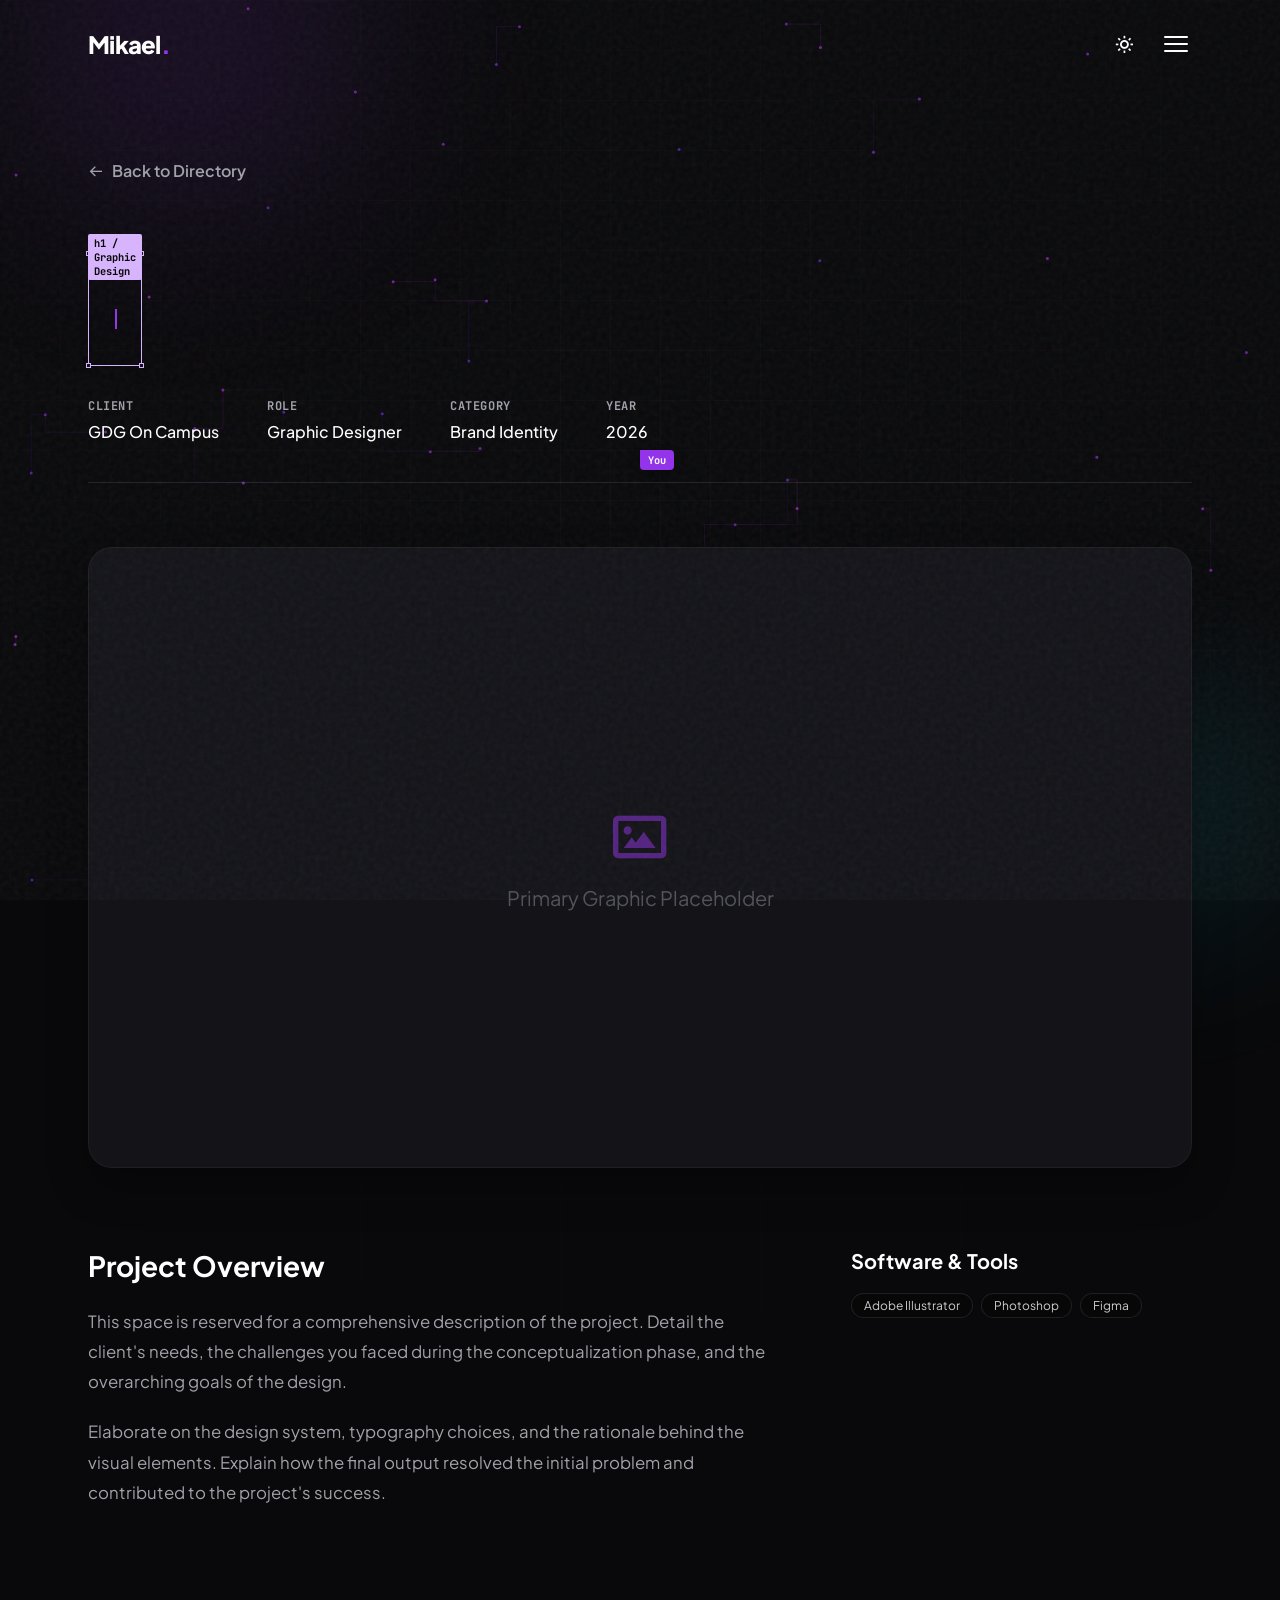
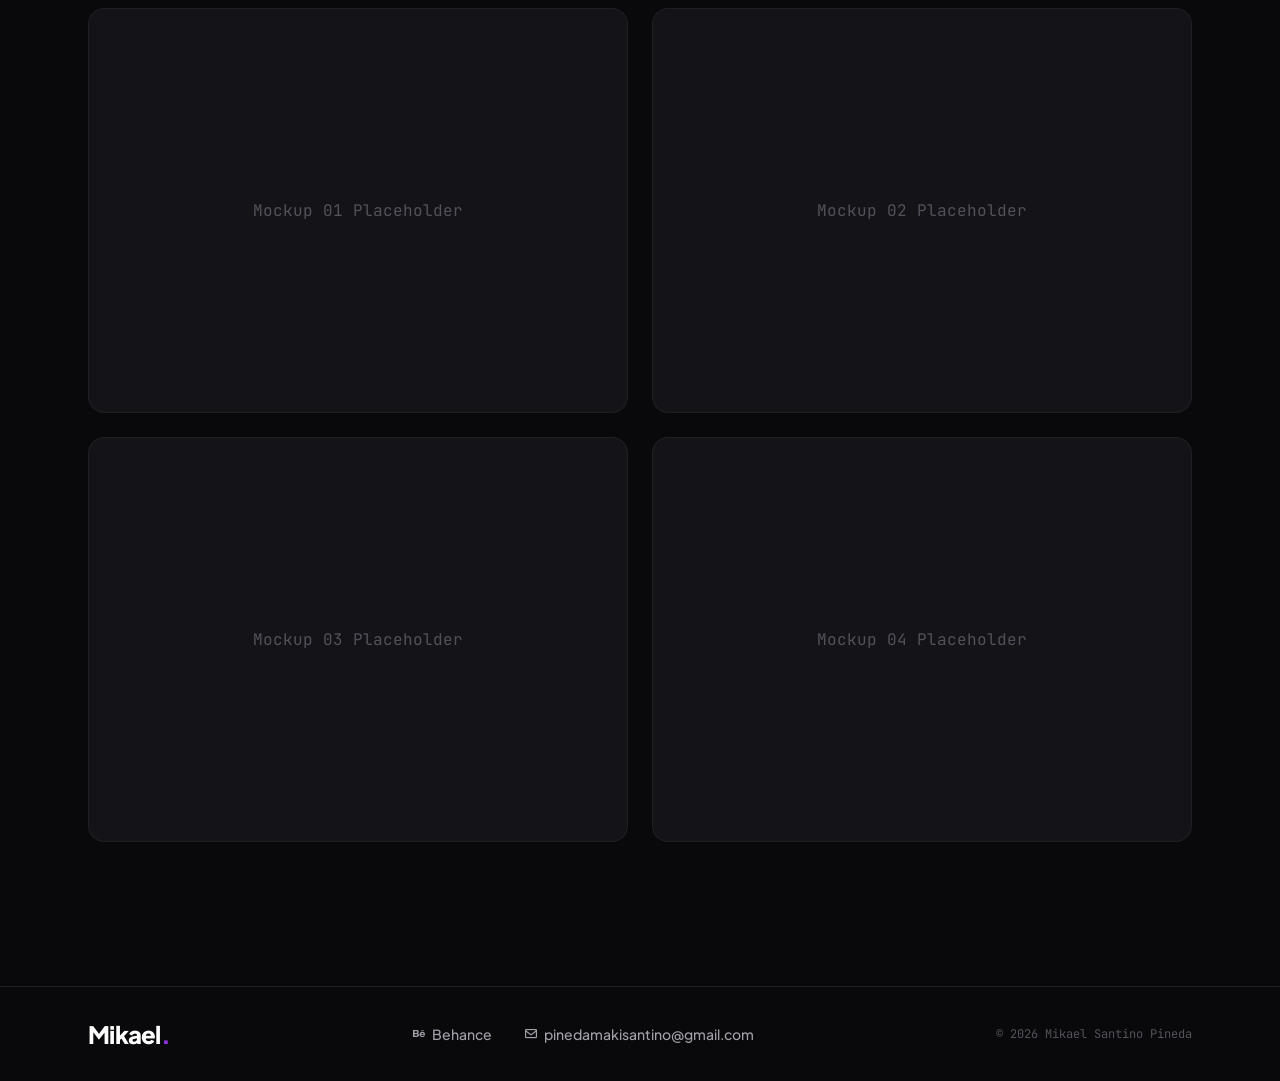
<file: project.html>
<!DOCTYPE html>
<html lang="en">
<head>
  <meta charset="UTF-8" />
  <meta name="viewport" content="width=device-width, initial-scale=1.0" />
  <title>Project Details — Mikael Santino Pineda</title>
  <link rel="icon" href="data:image/svg+xml,<svg xmlns='http://www.w3.org/2000/svg' viewBox='0 0 100 100'><text y='.9em' font-size='90'>🖥</text></svg>" />
  <link href="https://fonts.googleapis.com/css2?family=JetBrains+Mono:wght@400;500;700&family=Plus+Jakarta+Sans:wght@300;400;500;600;700;800&display=swap" rel="stylesheet" />
  <link href="https://unpkg.com/boxicons@2.1.4/css/boxicons.min.css" rel="stylesheet" />
  <link rel="stylesheet" href="styles.css" />
</head>
<body>
  <div id="scroll-progress"></div>
  <div id="cursor-dot"></div>
  <div id="cursor-ring"><span id="cursor-label"></span></div>
  <canvas id="bg-canvas"></canvas>
  <div id="bg-grid"></div>
  <div id="bg-glow-tl"></div>
  <div id="bg-glow-br"></div>

  <!-- Header -->
  <header id="header">
    <div class="container header-inner">
      <a href="#home" class="logo" data-cursor="">Mikael<span class="accent">.</span><div class="logo-glitch"></div></a>
      
      <div class="header-actions">
        <button id="theme-toggle" class="theme-toggle" aria-label="Toggle theme" data-cursor="THEME">
          <i class='bx bx-sun' id="theme-icon"></i>
        </button>
        <button id="menu-toggle" aria-label="Toggle menu" data-cursor="MENU">
          <span></span><span></span><span></span>
        </button>
      </div>
    </div>
  </header>

  <div id="mobile-menu">
    <a href="index.html#home" class="mobile-link">Home</a>
    <a href="index.html#about" class="mobile-link">About</a>
    <a href="index.html#projects" class="mobile-link">Projects</a>
    <a href="index.html#gallery" class="mobile-link">Gallery</a>
    <a href="index.html#contact" class="mobile-link">Contact</a>
  </div>

  <main class="project-page">
    <section class="project-header reveal">
      <div class="container">
        <a href="index.html#projects" class="back-btn magnetic" data-cursor="BACK"><i class='bx bx-arrow-back'></i> Back to Directory</a>
        <!-- Interactive Figma Edit Box -->
        <div class="figma-edit-box reveal">
          <div class="f-anchor tl"></div><div class="f-anchor tr"></div><div class="f-anchor bl"></div><div class="f-anchor br"></div>
          
          <div class="f-label-top">
            <div class="f-tag">h1 / Graphic Design</div>
            <div class="f-user">
              <svg width="10" height="10" viewBox="0 0 24 24" fill="#000" stroke="#000" stroke-width="2" stroke-linecap="round" stroke-linejoin="round"><path d="M3 3l7.07 16.97 2.51-7.39 7.39-2.51L3 3z"/></svg>You
            </div>
          </div>

          <div class="f-label-bottom">
            <div class="f-cursor-icon">
              <svg width="14" height="14" viewBox="0 0 24 24" fill="var(--purple-300)" stroke="var(--purple-300)" stroke-width="2" stroke-linecap="round" stroke-linejoin="round" style="transform: rotate(-15deg);"><path d="M3 3l7.07 16.97 2.51-7.39 7.39-2.51L3 3z"/></svg>
            </div>
            <div class="f-status">editing...</div>
          </div>

          <h1 class="project-title" style="margin-bottom: 0;">
            <span id="gd-project-title"></span><span class="cursor-blink"></span>
          </h1>
        </div>
        <div class="project-meta">
          <div class="meta-item"><span>Client</span> GDG On Campus</div>
          <div class="meta-item"><span>Role</span> Graphic Designer</div>
          <div class="meta-item"><span>Category</span> Brand Identity</div>
          <div class="meta-item"><span>Year</span> 2026</div>
        </div>
      </div>
    </section>

    <section class="project-hero-media reveal">
      <div class="container">
        <div class="media-placeholder tilt-card">
          <i class='bx bx-image'></i>
          <span>Primary Graphic Placeholder</span>
        </div>
      </div>
    </section>

    <section class="project-details reveal">
      <div class="container project-details-grid">
        <div class="project-description">
          <h2>Project Overview</h2>
          <p>This space is reserved for a comprehensive description of the project. Detail the client's needs, the challenges you faced during the conceptualization phase, and the overarching goals of the design.</p>
          <p>Elaborate on the design system, typography choices, and the rationale behind the visual elements. Explain how the final output resolved the initial problem and contributed to the project's success.</p>
        </div>
        <div class="project-sidebar">
           <h3>Software & Tools</h3>
           <div class="tag-row">
             <span class="tag">Adobe Illustrator</span>
             <span class="tag">Photoshop</span>
             <span class="tag">Figma</span>
           </div>
        </div>
      </div>
    </section>

    <section class="project-gallery reveal">
      <div class="container">
        <div class="gallery-grid">
           <div class="gallery-item tilt-card">Mockup 01 Placeholder</div>
           <div class="gallery-item tilt-card">Mockup 02 Placeholder</div>
           <div class="gallery-item tilt-card">Mockup 03 Placeholder</div>
           <div class="gallery-item tilt-card">Mockup 04 Placeholder</div>
        </div>
      </div>
    </section>
  </main>

  <footer id="footer">
    <div class="container footer-inner">
      <div class="footer-logo">Mikael<span class="accent">.</span></div>
      <div class="footer-links">
        <a href="https://www.behance.net/gallery/242967603/Graphic-Design-Portfolio" target="_blank" rel="noreferrer" class="magnetic" data-cursor="LINK"><i class='bx bxl-behance'></i> Behance</a>
        <a href="mailto:pinedamakisantino@gmail.com" class="magnetic" data-cursor="EMAIL"><i class='bx bx-envelope'></i> pinedamakisantino@gmail.com</a>
      </div>
      <div class="footer-copy">© 2026 Mikael Santino Pineda</div>
    </div>
  </footer>

  <script src="script.js"></script>
</body>
</html>
</file>
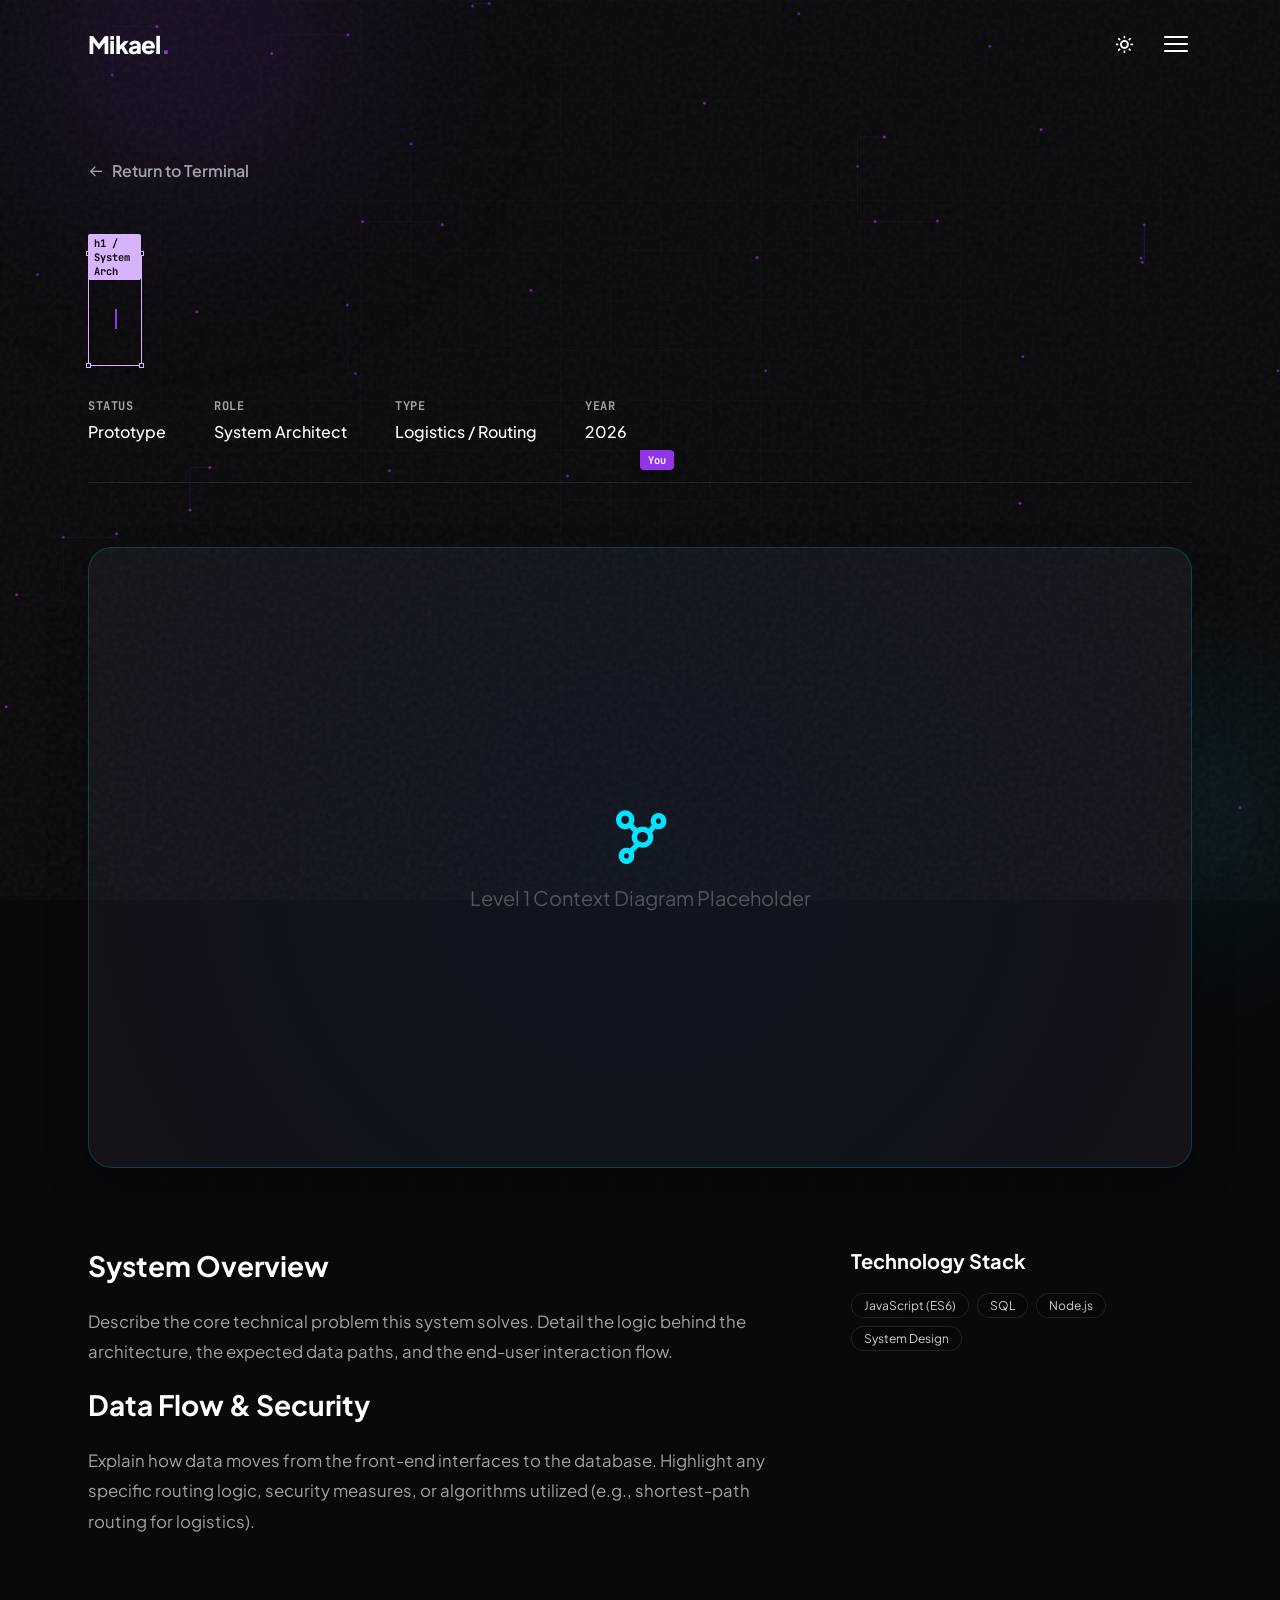
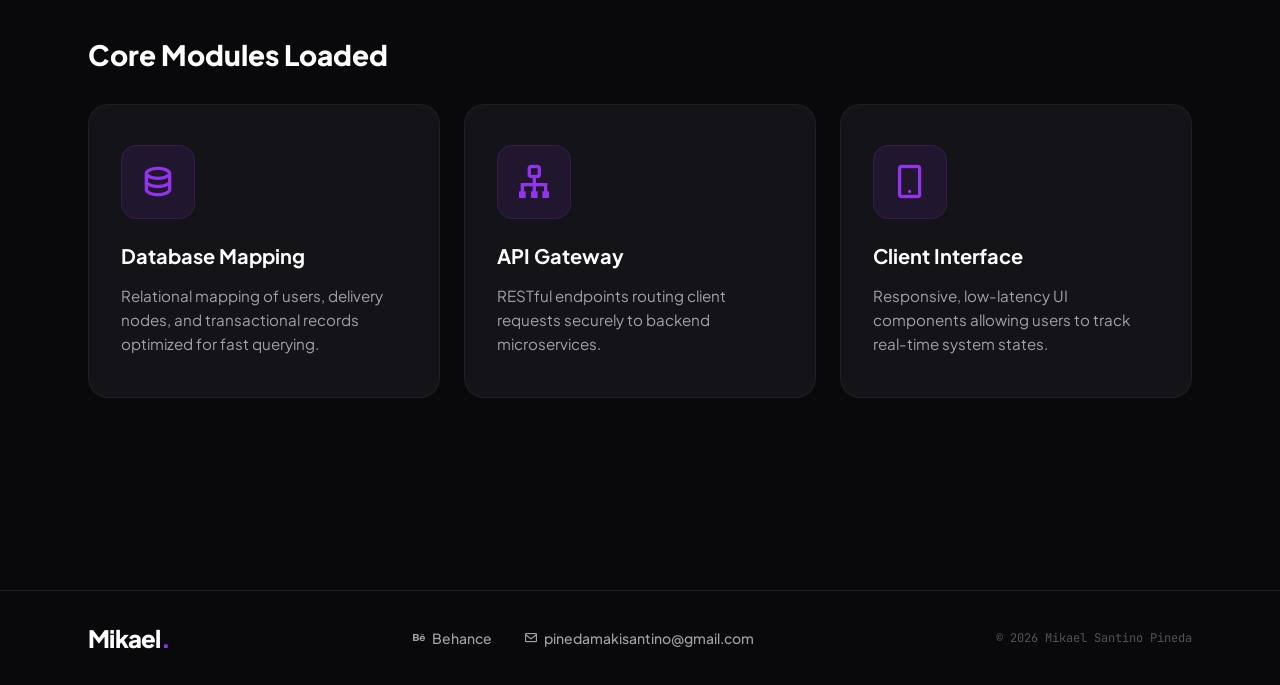
<file: system-project.html>
<!DOCTYPE html>
<html lang="en">
<head>
  <meta charset="UTF-8" />
  <meta name="viewport" content="width=device-width, initial-scale=1.0" />
  <title>System Architecture — Mikael Santino Pineda</title>
  <link rel="icon" href="data:image/svg+xml,<svg xmlns='http://www.w3.org/2000/svg' viewBox='0 0 100 100'><text y='.9em' font-size='90'>🖥</text></svg>" />
  <link href="https://fonts.googleapis.com/css2?family=JetBrains+Mono:wght@400;500;700&family=Plus+Jakarta+Sans:wght@300;400;500;600;700;800&display=swap" rel="stylesheet" />
  <link href="https://unpkg.com/boxicons@2.1.4/css/boxicons.min.css" rel="stylesheet" />
  <link rel="stylesheet" href="styles.css" />
</head>
<body>
  <div id="scroll-progress"></div>
  <div id="cursor-dot"></div>
  <div id="cursor-ring"><span id="cursor-label"></span></div>
  <canvas id="bg-canvas"></canvas>
  <div id="bg-grid"></div>
  <div id="bg-glow-tl"></div>
  <div id="bg-glow-br"></div>

  <!-- Header -->
  <header id="header">
    <div class="container header-inner">
      <a href="#home" class="logo" data-cursor="">Mikael<span class="accent">.</span><div class="logo-glitch"></div></a>
      
      <div class="header-actions">
        <button id="theme-toggle" class="theme-toggle" aria-label="Toggle theme" data-cursor="THEME">
          <i class='bx bx-sun' id="theme-icon"></i>
        </button>
        <button id="menu-toggle" aria-label="Toggle menu" data-cursor="MENU">
          <span></span><span></span><span></span>
        </button>
      </div>
    </div>
  </header>

 <div id="mobile-menu">
    <a href="index.html#home" class="mobile-link">Home</a>
    <a href="index.html#about" class="mobile-link">About</a>
    <a href="index.html#projects" class="mobile-link">Projects</a>
    <a href="index.html#gallery" class="mobile-link">Gallery</a>
    <a href="index.html#contact" class="mobile-link">Contact</a>
  </div>

  <main class="project-page">
    <section class="project-header reveal">
      <div class="container">
        <a href="index.html#projects" class="back-btn magnetic" data-cursor="BACK"><i class='bx bx-arrow-back'></i> Return to Terminal</a>
        <!-- Interactive Figma Edit Box -->
        <div class="figma-edit-box reveal">
          <div class="f-anchor tl"></div><div class="f-anchor tr"></div><div class="f-anchor bl"></div><div class="f-anchor br"></div>
          
          <div class="f-label-top">
            <div class="f-tag">h1 / System Arch</div>
            <div class="f-user">
              <svg width="10" height="10" viewBox="0 0 24 24" fill="#000" stroke="#000" stroke-width="2" stroke-linecap="round" stroke-linejoin="round"><path d="M3 3l7.07 16.97 2.51-7.39 7.39-2.51L3 3z"/></svg>You
            </div>
          </div>

          <div class="f-label-bottom">
            <div class="f-cursor-icon">
              <svg width="14" height="14" viewBox="0 0 24 24" fill="var(--purple-300)" stroke="var(--purple-300)" stroke-width="2" stroke-linecap="round" stroke-linejoin="round" style="transform: rotate(-15deg);"><path d="M3 3l7.07 16.97 2.51-7.39 7.39-2.51L3 3z"/></svg>
            </div>
            <div class="f-status">editing...</div>
          </div>

          <h1 class="project-title" style="margin-bottom: 0;">
            <span id="sys-project-title"></span><span class="cursor-blink"></span>
          </h1>
        </div>
        <div class="project-meta">
          <div class="meta-item"><span>Status</span> Prototype</div>
          <div class="meta-item"><span>Role</span> System Architect</div>
          <div class="meta-item"><span>Type</span> Logistics / Routing</div>
          <div class="meta-item"><span>Year</span> 2026</div>
        </div>
      </div>
    </section>

    <!-- Architecture Blueprint -->
    <section class="project-hero-media reveal">
      <div class="container">
        <div class="media-placeholder arch-placeholder tilt-card" data-cursor="VIEW DIAGRAM">
          <i class='bx bx-network-chart'></i>
          <span>Level 1 Context Diagram Placeholder</span>
        </div>
      </div>
    </section>

    <!-- System Breakdown -->
    <section class="project-details reveal">
      <div class="container project-details-grid">
        <div class="project-description">
          <h2>System Overview</h2>
          <p>Describe the core technical problem this system solves. Detail the logic behind the architecture, the expected data paths, and the end-user interaction flow.</p>
          <h2>Data Flow & Security</h2>
          <p>Explain how data moves from the front-end interfaces to the database. Highlight any specific routing logic, security measures, or algorithms utilized (e.g., shortest-path routing for logistics).</p>
        </div>
        <div class="project-sidebar">
           <h3>Technology Stack</h3>
           <div class="tag-row">
             <span class="tag">JavaScript (ES6)</span>
             <span class="tag">SQL</span>
             <span class="tag">Node.js</span>
             <span class="tag">System Design</span>
           </div>
        </div>
      </div>
    </section>

    <!-- Core Modules Grid -->
    <section class="system-features reveal">
      <div class="container">
        <h2 style="margin-bottom: 2rem; font-weight: 800; font-size: 1.75rem;">Core Modules Loaded</h2>
        <div class="feature-grid">
           <!-- Module 1 -->
           <div class="feature-card tilt-card">
              <i class='bx bx-data feature-icon'></i>
              <h3>Database Mapping</h3>
              <p>Relational mapping of users, delivery nodes, and transactional records optimized for fast querying.</p>
           </div>
           <!-- Module 2 -->
           <div class="feature-card tilt-card">
              <i class='bx bx-sitemap feature-icon'></i>
              <h3>API Gateway</h3>
              <p>RESTful endpoints routing client requests securely to backend microservices.</p>
           </div>
           <!-- Module 3 -->
           <div class="feature-card tilt-card">
              <i class='bx bx-mobile-alt feature-icon'></i>
              <h3>Client Interface</h3>
              <p>Responsive, low-latency UI components allowing users to track real-time system states.</p>
           </div>
        </div>
      </div>
    </section>
  </main>

  <footer id="footer">
    <div class="container footer-inner">
      <div class="footer-logo">Mikael<span class="accent">.</span></div>
      <div class="footer-links">
        <a href="https://www.behance.net/gallery/242967603/Graphic-Design-Portfolio" target="_blank" rel="noreferrer" class="magnetic" data-cursor="LINK"><i class='bx bxl-behance'></i> Behance</a>
        <a href="mailto:pinedamakisantino@gmail.com" class="magnetic" data-cursor="EMAIL"><i class='bx bx-envelope'></i> pinedamakisantino@gmail.com</a>
      </div>
      <div class="footer-copy">© 2026 Mikael Santino Pineda</div>
    </div>
  </footer>

  <script src="script.js"></script>
</body>
</html>
</file>
<file: styles.css>
/* ============================================================
   MIKAEL SANTINO PINEDA — PORTFOLIO
   styles.css
   ============================================================ */

/* ── Fonts & Reset ── */
*, *::before, *::after { box-sizing: border-box; margin: 0; padding: 0; }

:root {
  --bg-base:        #09090b;
  --bg-surface:     #0f0f13;
  --bg-card:        #131318;
  --text-primary:   #ffffff;
  --text-secondary: #a1a1aa;
  --text-muted:     #52525b;
  --accent:         #9333ea;
  --accent-hover:   #a855f7;
  --accent-glow:    rgba(147,51,234,0.4);
  --accent-cyan:    #00e5ff;
  --accent-green:   #27c93f;
  --purple-200:     #e9d5ff;
  --purple-300:     #d8b4fe;
  --maroon:         #9b1c31;
  --maroon-light:   #c94a5f;
  --gold:           #d4a017;
  --gold-light:     #e8b923;
  --gdg-blue:       #4285F4;
  --gdg-red:        #EA4335;
  --gdg-yellow:     #FBBC05;
  --font-sans: 'Plus Jakarta Sans', sans-serif;
  --font-mono: 'JetBrains Mono', monospace;
  --radius: 1rem;
}

html { scroll-behavior: smooth; }

body {
  font-family: var(--font-sans);
  background: var(--bg-base);
  color: var(--text-primary);
  overflow-x: hidden;
  cursor: none;
}

::selection { background: var(--accent); color: #fff; }

::-webkit-scrollbar { width: 6px; }
::-webkit-scrollbar-track { background: var(--bg-base); }
::-webkit-scrollbar-thumb { background: var(--text-muted); border-radius: 3px; }
::-webkit-scrollbar-thumb:hover { background: var(--text-secondary); }

a { text-decoration: none; color: inherit; }
button { cursor: none; font-family: var(--font-sans); border: none; background: none; outline: none;}
img { display: block; max-width: 100%; }

.container {
  width: 100%;
  max-width: 1200px;
  margin: 0 auto;
  padding: 0 1.25rem;
}

@media (min-width: 768px) { .container { padding: 0 2rem; } }
@media (min-width: 1024px) { .container { padding: 0 3rem; } }

.accent { color: var(--accent); }
.hidden { display: none !important; }

/* ── Scroll Progress ── */
#scroll-progress {
  position: fixed;
  top: 0; left: 0;
  height: 3px;
  width: 0%;
  background: linear-gradient(to right, var(--accent), var(--accent-cyan));
  z-index: 9999;
  pointer-events: none;
  transition: width 0.05s linear;
}

/* ── Custom Cursor ── */
#cursor-ring {
  position: fixed;
  top: 0; left: 0;
  pointer-events: none;
  z-index: 10001; /* Brings cursor above the boot screen */
  display: flex;
  align-items: flex-start;
}
#cursor-ring.hovering {
  filter: drop-shadow(0 4px 12px rgba(147,51,234,0.4));
}
#cursor-ring svg {
  transform: rotate(-15deg);
}
#cursor-label {
  background: var(--accent);
  color: #fff;
  font-family: var(--font-mono);
  font-size: 0.65rem;
  font-weight: 700;
  padding: 3px 8px;
  border-radius: 4px;
  border-top-left-radius: 0;
  box-shadow: 0 4px 10px rgba(0,0,0,0.3);
  white-space: nowrap;
  transition: background 0.2s, color 0.2s;
}
#cursor-ring.hovering #cursor-label {
  background: #fff;
  color: #000;
}
#cursor-ring.dragging #cursor-label {
  background: var(--accent-cyan);
  color: #000;
}
@media (pointer: coarse) {
  #cursor-ring { display: none; }
  body { cursor: auto; }
  a, button { cursor: pointer; }
}

/* ── Background ── */
#bg-canvas {
  position: fixed;
  inset: 0;
  z-index: -15;
  pointer-events: none;
}
#bg-grid {
  position: fixed;
  inset: 0;
  z-index: -14;
  pointer-events: none;
  background-image:
    linear-gradient(to right,  rgba(255,255,255,0.02) 1px, transparent 1px),
    linear-gradient(to bottom, rgba(255,255,255,0.02) 1px, transparent 1px);
  background-size: 50px 50px;
  -webkit-mask-image: radial-gradient(circle at center, black 0%, transparent 80%);
  mask-image:        radial-gradient(circle at center, black 0%, transparent 80%);
}
#bg-glow-tl {
  position: fixed;
  top: -20%; left: -10%;
  width: 50%; height: 50%;
  border-radius: 50%;
  background: radial-gradient(circle, rgba(147,51,234,0.15) 0%, transparent 70%);
  filter: blur(80px);
  z-index: -13;
  pointer-events: none;
}
#bg-glow-br {
  position: fixed;
  bottom: -10%; right: -10%;
  width: 40%; height: 40%;
  border-radius: 50%;
  background: radial-gradient(circle, rgba(0,229,255,0.10) 0%, transparent 70%);
  filter: blur(60px);
  z-index: -13;
  pointer-events: none;
}

/* ── INTERACTIVE BOOT SCREEN (HYBRID THEME + ANIMATIONS) ── */
#boot-screen.ar-theme {
  position: fixed; inset: 0; z-index: 10000;
  background: var(--bg-base);
  display: flex; flex-direction: column; align-items: center; justify-content: center;
  cursor: none; /* Disables default system cursor */
  transition: opacity 0.8s var(--ease-cinematic), transform 0.8s var(--ease-cinematic), filter 0.8s var(--ease-cinematic);
}

#boot-screen.exit {
  opacity: 0; transform: scale(1.15); filter: blur(12px); pointer-events: none;
}

/* Staggered Entrance Animations */
@keyframes bootReveal {
  0% { opacity: 0; transform: translateY(40px) scale(0.95); filter: blur(12px); }
  100% { opacity: 1; transform: translateY(0) scale(1); filter: blur(0); }
}

.boot-anim-1 { animation: bootReveal 1.2s var(--ease-cinematic) 0.1s forwards; opacity: 0; }
.boot-anim-2 { animation: bootReveal 1.2s var(--ease-cinematic) 0.2s forwards; opacity: 0; }
.boot-anim-3 { animation: bootReveal 1.2s var(--ease-cinematic) 0.3s forwards; opacity: 0; }
.boot-anim-4 { animation: bootReveal 1.2s var(--ease-cinematic) 0.4s forwards; opacity: 0; }
.boot-anim-5 { animation: bootReveal 1.2s var(--ease-cinematic) 0.5s forwards; opacity: 0; }

/* Signature Background Grid */
.boot-overlay-grid {
  position: absolute; inset: 0;
  background-image:
    linear-gradient(to right, rgba(147, 51, 234, 0.05) 1px, transparent 1px),
    linear-gradient(to bottom, rgba(147, 51, 234, 0.05) 1px, transparent 1px);
  background-size: 50px 50px;
  z-index: -1; pointer-events: none;
  mask-image: radial-gradient(circle at center, black 0%, transparent 60%);
  -webkit-mask-image: radial-gradient(circle at center, black 0%, transparent 60%);
}

.boot-box {
  background: 
    url("data:image/svg+xml,%3Csvg viewBox='0 0 200 200' xmlns='http://www.w3.org/2000/svg'%3E%3Cfilter id='noiseFilter'%3E%3CfeTurbulence type='fractalNoise' baseFrequency='0.85' numOctaves='3' stitchTiles='stitch'/%3E%3C/filter%3E%3Crect width='100%25' height='100%25' filter='url(%23noiseFilter)' opacity='0.12'/%3E%3C/svg%3E"),
    linear-gradient(135deg, rgba(255,255,255,0.06), rgba(255,255,255,0.01));
  backdrop-filter: blur(24px);
  -webkit-backdrop-filter: blur(24px);
  border: 1px solid rgba(255, 255, 255, 0.15);
  box-shadow: 0 30px 60px rgba(0,0,0,0.6), inset 0 1px 0 rgba(255,255,255,0.2);
}

.ar-content {
  display: flex; flex-direction: column; align-items: center; text-align: center; gap: 0;
}

.ar-top-text {
  font-family: var(--font-mono); font-size: 0.75rem; letter-spacing: 0.25em;
  color: var(--text-muted); margin-bottom: 1rem; text-transform: uppercase;
}

/* Massive Typography */
.ar-name-solid {
  font-family: var(--font-sans);
  font-size: clamp(4rem, 16vw, 13rem);
  font-weight: 800;
  line-height: 0.85;
  letter-spacing: -0.03em;
  margin: 0;
  text-transform: uppercase;
  color: #fff; 
  text-shadow: 0 0 40px rgba(147, 51, 234, 0.3);
}

.ar-name-solid { 
  color: #fff; 
  text-shadow: 0 0 40px rgba(147, 51, 234, 0.3);
}

.ar-name-outline {
  color: transparent;
  -webkit-text-stroke: 2px rgba(255,255,255,0.15);
  margin-top: 0.5rem;
  pointer-events: none;
  transition: -webkit-text-stroke-color 0.6s ease;
}

#boot-screen.ar-theme:hover .ar-name-outline {
  -webkit-text-stroke-color: rgba(0, 229, 255, 0.5); 
}

/* Draggable Name Box & Rubber Band Physics */
.ar-drag-box {
  margin: 0 !important; 
  padding: 0.5rem 3rem !important; 
  border-radius: 1rem;
  z-index: 10;
  /* Removed standard transform transition here so it doesn't lag while dragging */
  transition: border-color 0.2s, box-shadow 0.2s;
}

/* SPRING BACK PHYSICS: This class is injected by JS when you drop the box */
.ar-drag-box.snap-back {
  transition: transform 0.6s cubic-bezier(0.34, 1.56, 0.64, 1), border-color 0.4s, box-shadow 0.4s !important;
}

.ar-drag-box:hover, .ar-drag-box.is-dragging {
  border-color: rgba(147, 51, 234, 0.5);
  box-shadow: 0 40px 80px rgba(147, 51, 234, 0.25), inset 0 1px 0 rgba(255,255,255,0.3);
}

/* Figma Tags styling for the boot screen */
.ar-drag-box .f-label-top { top: -20px; left: -2px; }
.ar-drag-box .f-tag { background: var(--accent); color: #fff; }
.ar-drag-box .f-user { background: #fff; color: #000; box-shadow: 0 4px 10px rgba(0,0,0,0.3); }
.ar-drag-box .f-anchor { border-color: rgba(255,255,255,0.2); }
.ar-drag-box:hover .f-anchor { border-color: var(--accent-cyan); }

.ar-subtitle {
  font-family: var(--font-sans); font-size: clamp(1rem, 3vw, 1.25rem);
  color: var(--text-secondary); margin-top: 2.5rem; font-weight: 500;
}

/* Glassmorphic Pill Button */
.ar-btn {
  position: absolute; bottom: 3rem;
  display: flex; align-items: center; gap: 0.75rem;
  padding: 0.6rem 0.6rem 0.6rem 1.2rem;
  border-radius: 9999px;
  color: #fff; font-family: var(--font-sans); font-size: 0.95rem; font-weight: 600;
  transition: all 0.3s; cursor: pointer;
}
.ar-btn:hover { 
  border-color: rgba(0, 229, 255, 0.5);
  box-shadow: 0 10px 30px rgba(0, 229, 255, 0.2), inset 0 1px 0 rgba(255,255,255,0.3);
  transform: translateY(-2px); 
}

/* The glowing mini orb inside the button */
.mini-orb {
  width: 24px; height: 24px;
  border-radius: 50%;
  background: linear-gradient(135deg, var(--accent), var(--accent-cyan));
  box-shadow: 0 0 15px rgba(0, 229, 255, 0.6);
  animation: pulse 2s infinite;
}

.ar-btn-text { position: relative; z-index: 1; }
.ar-btn-key {
  position: relative; z-index: 1;
  background: rgba(255,255,255,0.1); border: 1px solid rgba(255,255,255,0.1);
  padding: 4px 8px; border-radius: 6px; font-family: var(--font-mono); font-size: 0.75rem; color: var(--text-secondary);
}

/* 2. ORGANIC GLOWING MESH SHAPE */
.boot-design-orb {
  position: relative;
  width: 90px; height: 90px;
  display: flex; align-items: center; justify-content: center;
  border-radius: 30% 70% 70% 30% / 30% 30% 70% 70%;
  background: linear-gradient(135deg, var(--accent), var(--accent-cyan));
  animation: morph 6s ease-in-out infinite;
  box-shadow: 0 0 30px rgba(147, 51, 234, 0.3);
  transition: box-shadow 0.4s, transform 0.4s var(--ease-cinematic);
}
.boot-design-orb::after {
  content: '';
  position: absolute; inset: 3px;
  background: rgba(9, 9, 11, 0.85); /* Hollows out the center */
  border-radius: inherit;
  transition: background 0.4s;
}

@keyframes morph {
  0% { border-radius: 30% 70% 70% 30% / 30% 30% 70% 70%; }
  50% { border-radius: 70% 30% 30% 70% / 70% 70% 30% 30%; }
  100% { border-radius: 30% 70% 70% 30% / 30% 30% 70% 70%; }
}

.boot-icon {
  position: relative; z-index: 2;
  font-size: 3.2rem;
  color: var(--text-muted);
  transition: color 0.4s, transform 0.4s var(--ease-cinematic);
}

/* Hover Interactions */
#boot-screen:hover .boot-design-orb {
  box-shadow: 0 0 50px rgba(0, 229, 255, 0.4);
  transform: scale(1.05);
}
#boot-screen:hover .boot-design-orb::after { background: rgba(9, 9, 11, 0.6); }
#boot-screen:hover .boot-icon {
  color: #fff;
  transform: rotate(-15deg) scale(1.1);
}

/* Typography */
.boot-text-wrapper { display: flex; flex-direction: column; gap: 0.4rem; }
.boot-title {
  font-family: var(--font-mono);
  font-size: clamp(1rem, 3vw, 1.25rem);
  font-weight: 700;
  color: var(--text-secondary);
  letter-spacing: 0.1em;
  transition: color 0.4s, text-shadow 0.4s;
}
#boot-screen:hover .boot-title { 
  color: #fff; 
  text-shadow: 0 0 15px rgba(255,255,255,0.3);
}

.boot-subtext {
  font-family: var(--font-sans);
  font-size: 0.85rem;
  color: var(--text-muted);
  text-transform: uppercase;
  letter-spacing: 0.05em;
  transition: color 0.4s;
}
#boot-screen:hover .boot-subtext { color: var(--accent-cyan); }

/* Typography */
.boot-text-wrapper { display: flex; flex-direction: column; gap: 0.4rem; }

.boot-title {
  font-family: var(--font-mono);
  font-size: clamp(1rem, 3vw, 1.25rem);
  font-weight: 700;
  color: var(--text-secondary);
  letter-spacing: 0.1em;
  transition: color 0.4s, text-shadow 0.4s;
}
#boot-screen:hover .boot-title { 
  color: #fff; 
  text-shadow: 0 0 15px rgba(255,255,255,0.3);
}

.boot-subtext {
  font-family: var(--font-sans);
  font-size: 0.85rem;
  color: var(--text-muted);
  text-transform: uppercase;
  letter-spacing: 0.05em;
  transition: color 0.4s;
}
#boot-screen:hover .boot-subtext { color: var(--accent); }

/* ── CINEMATIC PRELOADER ── */
#preloader {
  position: fixed; inset: 0; z-index: 9999;
  background: transparent;
  display: flex; flex-direction: column; align-items: center; justify-content: center;
  pointer-events: none;
}

/* The solid background panels that split open */
.loader-mask {
  position: absolute; left: 0; right: 0; height: 50vh;
  background: var(--bg-base);
  z-index: 1;
  transition: transform 1.2s cubic-bezier(0.77, 0, 0.175, 1);
}
.mask-top { top: 0; }
.mask-bottom { bottom: 0; }

/* Exit Animations */
#preloader.exit .mask-top { transform: translateY(-100%); }
#preloader.exit .mask-bottom { transform: translateY(100%); }
#preloader.exit .loader-content { 
  opacity: 0; 
  transform: scale(1.1); 
  filter: blur(10px); 
}

/* Foreground Content */
.loader-content {
  position: relative; z-index: 2;
  display: flex; flex-direction: column; align-items: center;
  transition: opacity 0.8s ease, transform 0.8s ease, filter 0.8s ease;
}

.loader-counter {
  font-family: var(--font-sans);
  font-size: clamp(5rem, 15vw, 12rem);
  font-weight: 800;
  line-height: 1;
  letter-spacing: -0.05em;
  color: #fff;
  display: flex; align-items: flex-start;
  text-shadow: 0 0 40px rgba(147, 51, 234, 0.3);
}
.loader-sym {
  font-size: clamp(1.5rem, 4vw, 3rem);
  color: var(--accent);
  margin-top: clamp(0.5rem, 2vw, 1.5rem);
  font-family: var(--font-mono);
}

.loader-logs {
  font-family: var(--font-mono);
  font-size: clamp(0.7rem, 2vw, 0.85rem);
  color: var(--text-secondary);
  margin-top: 1rem;
  text-transform: uppercase;
  letter-spacing: 0.2em;
  height: 1.5rem;
  overflow: hidden;
  text-align: center;
}

.loader-progress-container {
  width: 200px;
  height: 2px;
  background: rgba(255,255,255,0.1);
  margin-top: 2rem;
  position: relative;
  overflow: hidden;
}
.loader-progress-bar {
  position: absolute; left: 0; top: 0; bottom: 0; width: 0%;
  background: linear-gradient(90deg, var(--accent-cyan), var(--accent));
  transition: width 0.1s linear;
}

/* Light Theme Overrides */
[data-theme="light"] .loader-mask { background: var(--bg-base); }
[data-theme="light"] .loader-counter { color: var(--text-primary); text-shadow: none; }
[data-theme="light"] .loader-progress-container { background: rgba(126,34,206,0.1); }

@media (max-width: 480px) {
  .loader-split { flex-direction: column; gap: 1.5rem; }
  .loader-split::after { display: none; }
  .design-side { text-align: left; align-items: flex-start; }
  .design-side .half-header { flex-direction: row; }
  #loader-panel { padding: 1.5rem; }
}

/* ── Header ── */
#header {
  position: fixed;
  top: 0; left: 0; right: 0;
  z-index: 900;
  padding: 1.5rem 0;
  transition: padding 0.3s, background 0.3s, border-color 0.3s, backdrop-filter 0.3s;
  border-bottom: 1px solid transparent;
}
#header.scrolled {
  padding: 1rem 0;
  background: rgba(9,9,11,0.8);
  backdrop-filter: blur(12px);
  border-bottom-color: rgba(255,255,255,0.05);
}
.header-inner {
  display: flex;
  align-items: center;
  justify-content: space-between;
}
.logo {
  font-size: 1.5rem;
  font-weight: 800;
  letter-spacing: -0.03em;
  position: relative;
  display: inline-block;
}
.logo-glitch {
  position: absolute;
  inset: 0;
  background: var(--accent);
  mix-blend-mode: screen;
  opacity: 0;
  border-radius: 2px;
  transition: opacity 0.2s;
  pointer-events: none;
}
.logo:hover .logo-glitch { opacity: 1; animation: pulse 0.8s infinite; }



#menu-toggle {
  display: flex;
  flex-direction: column;
  justify-content: center;
  align-items: center;
  gap: 5px;
  width: 2rem;
  height: 2rem;
  position: relative;
  z-index: 910;
}

#menu-toggle span {
  display: block;
  width: 1.5rem;
  height: 2px;
  background: #fff;
  border-radius: 1px;
  transition: transform 0.3s, opacity 0.3s;
}
#menu-toggle.open span:nth-child(1) { transform: rotate(45deg) translate(5px, 5px); }
#menu-toggle.open span:nth-child(2) { opacity: 0; }
#menu-toggle.open span:nth-child(3) { transform: rotate(-45deg) translate(5px, -5px); }

/* Mobile Menu */
#mobile-menu {
  position: fixed;
  inset: 0;
  z-index: 800;
  background: rgba(9, 9, 11, 0.95);
  backdrop-filter: blur(20px);
  -webkit-backdrop-filter: blur(20px);
  display: flex;
  flex-direction: column;
  align-items: center;
  justify-content: center;
  gap: 2.5rem;
  padding-top: 5rem;
  transform: translateX(100%);
  transition: transform 0.6s cubic-bezier(0.16,1,0.3,1);
}
#mobile-menu.open { transform: translateX(0); }

.mobile-link {
  font-family: var(--font-display);
  font-size: clamp(2.5rem, 8vw, 4rem);
  font-weight: 800;
  text-transform: uppercase;
  letter-spacing: -0.03em;
  color: var(--text-secondary);
  transition: color 0.3s ease, transform 0.3s ease;
}
.mobile-link:hover { 
  color: #fff; 
  transform: scale(1.05);
}

.mobile-resume {
  margin-top: 1.5rem;
  padding: 1rem 2.5rem;
  border: 1px solid var(--accent);
  background: rgba(147, 51, 234, 0.05);
  color: #fff;
  border-radius: 9999px;
  font-family: var(--font-sans);
  font-size: 0.85rem;
  font-weight: 600;
  text-transform: uppercase;
  letter-spacing: 0.1em;
  transition: all 0.3s;
}
.mobile-resume:hover { 
  background: var(--accent); 
  box-shadow: 0 10px 25px rgba(147, 51, 234, 0.3);
}

/* ── Reveal Animations ── */
.reveal {
  opacity: 0;
  transform: translateY(40px);
  transition: opacity 0.8s cubic-bezier(0.16,1,0.3,1), transform 0.8s cubic-bezier(0.16,1,0.3,1);
}
.reveal.visible { opacity: 1; transform: translateY(0); }

/* ── HERO ── */
.hero {
  min-height: 100dvh;
  padding-top: 6rem;
  padding-bottom: 5rem;
  display: flex;
  align-items: center;
  position: relative;
  overflow: hidden;
}
.hero-grid {
  display: grid;
  grid-template-columns: 1fr;
  gap: 3rem;
  align-items: center;
}
@media (min-width: 1024px) {
  .hero-grid { grid-template-columns: 7fr 5fr; gap: 2rem; }
}
.hero-left { display: flex; flex-direction: column; align-items: flex-start; position: relative; z-index: 1; }

.hero-badges { display: flex; flex-wrap: wrap; align-items: center; gap: 0.75rem; margin-bottom: 1.5rem; }
.hero-status {
  font-family: var(--font-mono);
  font-size: 0.7rem;
  background: var(--bg-card);
  border: 1px solid rgba(255,255,255,0.1);
  border-radius: 9999px;
  padding: 0.4rem 1rem;
  display: flex; align-items: center; gap: 0.5rem;
  color: var(--text-secondary);
}
.status-dot {
  width: 8px; height: 8px;
  border-radius: 50%;
  background: var(--accent-green);
  animation: pulse 2s infinite;
}
.hero-role-badge {
  font-size: 0.75rem;
  font-weight: 500;
  border: 1px solid var(--accent);
  color: var(--accent);
  background: rgba(147,51,234,0.1);
  border-radius: 9999px;
  padding: 0.25rem 0.75rem;
}

.hero-title {
  font-size: clamp(2.5rem, 8vw, 5.5rem); 
  font-weight: 800;
  line-height: 1.05;
  letter-spacing: -0.03em;
  margin-bottom: 1.5rem;
}
.line-wrap { overflow: hidden; }
.line-inner {
  display: block;
  transform: translateY(100%);
  transition: transform 0.8s cubic-bezier(0.16,1,0.3,1);
}
.line-inner.visible { transform: translateY(0); }

.hero-subtitle-wrap {
  min-height: 6rem;
  margin-bottom: 2rem;
  max-width: 40rem;
  display: flex;
  align-items: flex-start;
}
.hero-subtitle {
  font-size: clamp(1rem, 3vw, 1.125rem);
  color: var(--text-secondary);
  line-height: 1.7;
}
.cursor-blink {
  display: inline-block;
  width: 2px; height: 1.25rem;
  background: var(--accent);
  margin-left: 2px;
  vertical-align: middle;
  animation: blink 1s step-end infinite;
}
@keyframes blink { 50% { opacity: 0; } }

.hero-btns { display: flex; flex-wrap: wrap; gap: 1rem; margin-bottom: 4rem; }
.btn-primary {
  background: #fff;
  color: #000;
  padding: 1rem 2rem;
  border-radius: 9999px;
  font-weight: 700;
  font-size: 0.95rem;
  transition: transform 0.3s ease, background 0.2s;
  display: inline-block;
}
.btn-primary:hover { background: #e5e5e5; }
.btn-ghost {
  border: 1px solid rgba(255,255,255,0.2);
  background: rgba(255,255,255,0.05);
  color: #fff;
  padding: 1rem 2rem;
  border-radius: 9999px;
  font-weight: 700;
  font-size: 0.95rem;
  transition: transform 0.3s ease, background 0.2s, border-color 0.2s;
  display: inline-block;
}
.btn-ghost:hover { background: rgba(255,255,255,0.1); border-color: rgba(255,255,255,0.4); }

.hero-stats {
  display: flex;
  flex-wrap: wrap;
  gap: 1.5rem 2.5rem;
  width: 100%;
  padding-top: 2rem;
  border-top: 1px solid rgba(255,255,255,0.1);
}
.hero-stat { display: flex; flex-direction: column; gap: 0.25rem; }
.stat-num { font-family: var(--font-mono); font-weight: 700; color: var(--accent); }
.stat-label { font-size: 0.875rem; color: var(--text-secondary); }

.hero-right { position: relative; z-index: 1; display: flex; justify-content: center; }

/* ── ENHANCED PORTRAIT (Window Style) ── */
.portrait-card {
  width: 100%;
  max-width: 380px;
  margin: 0 auto;
  border-radius: 1rem;
  background: var(--bg-card);
  border: 1px solid rgba(255,255,255,0.08);
  overflow: hidden;
  position: relative;
  box-shadow: 0 20px 50px rgba(0,0,0,0.5);
  display: flex;
  flex-direction: column;
  aspect-ratio: 4/5;
  transition: transform 0.4s var(--ease-cinematic), border-color 0.4s, box-shadow 0.4s;
}
@media (min-width: 1024px) { .portrait-card { margin-left: auto; } }

.portrait-card:hover {
  border-color: rgba(147, 51, 234, 0.4);
  box-shadow: 0 40px 80px rgba(0,0,0,0.6), 0 0 40px rgba(147, 51, 234, 0.15), inset 0 1px 0 rgba(255,255,255,0.1);
  transform: translateY(-8px) scale(1.02);
}

.portrait-image-wrap {
  flex: 1;
  position: relative;
  overflow: hidden;
  background: var(--bg-surface);
}

.portrait-img {
  width: 100%;
  height: 100%;
  object-fit: cover;
  filter: grayscale(1) contrast(1.1) brightness(0.9);
  transform: scale(1.05);
  transition: filter 0.8s var(--ease-cinematic), transform 0.8s var(--ease-cinematic);
}

.portrait-card:hover .portrait-img {
  filter: grayscale(0) contrast(1) brightness(1);
  transform: scale(1);
}

/* ── DATA BUS DIVIDERS ── */
.section-divider {
  display: flex;
  align-items: center;
  justify-content: center;
  padding: 3rem 0;
  opacity: 0.8;
  max-width: 1200px;
  margin: 0 auto;
  gap: 1rem;
}
.data-bus-block {
  flex: 1;
  height: 12px;
  background: repeating-linear-gradient(90deg, rgba(147,51,234,0.15) 0, rgba(147,51,234,0.15) 8px, transparent 8px, transparent 16px);
  border-top: 1px solid rgba(147,51,234,0.3);
  border-bottom: 1px solid rgba(147,51,234,0.3);
  border-radius: 2px;
  position: relative;
  overflow: hidden;
}
.data-bus-block::after {
  content: '';
  position: absolute; inset: 0;
  background: linear-gradient(90deg, transparent, rgba(147,51,234,0.6), transparent);
  animation: data-flow 2.5s infinite linear;
  transform: translateX(-100%);
}
@keyframes data-flow { 100% { transform: translateX(100%); } }

.divider-icon {
  width: 2.8rem; height: 2.8rem;
  border: 1px solid rgba(147,51,234,0.5);
  background: var(--bg-card);
  border-radius: 50%;
  display: flex; align-items: center; justify-content: center;
  color: var(--accent);
  font-size: 1.2rem;
  position: relative;
}
.divider-glow {
  position: absolute;
  inset: 0;
  border-radius: 50%;
  background: var(--accent);
  filter: blur(8px);
  opacity: 0.3;
  animation: pulse 2s infinite;
}

/* ── ABOUT / BENTO ── */
.about { padding: 3rem 0; }
.section-header { margin-bottom: 3rem; text-align: center; }
.section-header h2 { font-size: clamp(1.75rem, 5vw, 3rem); font-weight: 800; letter-spacing: -0.03em; margin-bottom: 1rem; }
.section-header p  { font-size: clamp(0.95rem, 3vw, 1.125rem); color: var(--text-secondary); max-width: 600px; margin: 0 auto; }

.bento-grid {
  display: grid;
  grid-template-columns: 1fr;
  gap: 1.5rem;
}
@media (min-width: 640px)  { .bento-grid { grid-template-columns: repeat(2, 1fr); } }
@media (min-width: 1024px) { .bento-grid { grid-template-columns: repeat(4, 1fr); } }

.bento-card {
  border-radius: 1rem;
  background: var(--bg-card);
  border: 1px solid rgba(255,255,255,0.05);
  overflow: hidden;
  position: relative;
  min-height: 250px;
}
@media (min-width: 768px) { .bento-card { min-height: 300px; } }

.bento-card::before {
  content: '';
  position: absolute;
  inset: 0;
  border-radius: inherit;
  padding: 1px;
  background: radial-gradient(800px circle at var(--mx,-1000px) var(--my,-1000px), rgba(147,51,234,0.4), transparent 40%);
  -webkit-mask: linear-gradient(#fff 0 0) content-box, linear-gradient(#fff 0 0);
  mask: linear-gradient(#fff 0 0) content-box, linear-gradient(#fff 0 0);
  -webkit-mask-composite: xor; mask-composite: exclude;
  pointer-events: none;
  opacity: 0;
  transition: opacity 0.3s;
  z-index: 2;
}
.bento-card:hover::before { opacity: 1; }

.stack-card    { grid-column: span 1; }
.terminal-card { grid-column: span 1; }
.edu-card      { grid-column: span 1; }
.cert-card     { grid-column: span 1; }
.gdg-card      { grid-column: span 1; }
@media (min-width: 640px) {
  .stack-card    { grid-column: span 2; }
  .terminal-card { grid-column: span 2; }
  .gdg-card      { grid-column: span 2; }
}
@media (min-width: 1024px) {
  .stack-card    { grid-column: span 2; }
  .terminal-card { grid-column: span 2; }
  .gdg-card      { grid-column: span 4; }
}

/* Stack Card */
.stack-card { padding: clamp(1rem, 3vw, 1.5rem); display: flex; flex-direction: column; justify-content: space-between; gap: 1.5rem; background: linear-gradient(135deg, var(--bg-card), #2a133f); }
.stack-tools { display: grid; grid-template-columns: 1fr 1fr; gap: 0.75rem; }
.tool-item {
  display: flex; align-items: center; gap: 0.75rem;
  padding: 0.75rem;
  background: rgba(0,0,0,0.2);
  border: 1px solid rgba(255,255,255,0.05);
  border-radius: 0.75rem;
  transition: background 0.2s;
}
.tool-item:hover { background: rgba(0,0,0,0.4); }
.tool-item i { font-size: 1.75rem; color: var(--accent); }
.tool-name { font-weight: 700; font-size: 0.875rem; }
.tool-role { font-size: 0.75rem; color: var(--text-secondary); }

.card-label { font-family: var(--font-mono); font-size: 0.75rem; color: var(--text-secondary); margin-bottom: 0.75rem; }
.tag-row { display: flex; flex-wrap: wrap; gap: 0.5rem; }
.tag {
  font-size: 0.75rem;
  padding: 0.25rem 0.75rem;
  border: 1px solid rgba(255,255,255,0.1);
  background: rgba(0,0,0,0.2);
  border-radius: 9999px;
  color: rgba(255,255,255,0.8);
}

/* Mac bar */
.mac-bar {
  display: flex; align-items: center; gap: 0.5rem;
  padding: 0.6rem 1rem;
  background: rgba(255,255,255,0.02);
  border-bottom: 1px solid rgba(255,255,255,0.05);
  position: relative;
  z-index: 5;
}
.mac-title { font-family: var(--font-mono); font-size: 0.7rem; color: var(--text-muted); flex: 1; text-align: center; }
.mac-spacer { width: 4rem; }
.mac-dots { display: flex; gap: 6px; flex-shrink: 0; }
.mac-dots span { width: 12px; height: 12px; border-radius: 50%; background: var(--accent); }
.mac-dots.traffic span:nth-child(1) { background: #ff5f56; }
.mac-dots.traffic span:nth-child(2) { background: #ffbd2e; }
.mac-dots.traffic span:nth-child(3) { background: #27c93f; }
.mac-dots.purple span:nth-child(1) { background: #c084fc; }
.mac-dots.purple span:nth-child(2) { background: #a855f7; }
.mac-dots.purple span:nth-child(3) { background: #9333ea; }
.mac-dots.edu span { background: var(--maroon-light); }
.mac-dots.cert span { background: var(--gold-light); }
.mac-dots.gdg span:nth-child(1) { background: var(--gdg-blue); }
.mac-dots.gdg span:nth-child(2) { background: var(--gdg-red); }
.mac-dots.gdg span:nth-child(3) { background: var(--gdg-yellow); }

.mac-bar.edu-theme { background: rgba(155, 28, 49, 0.1); }
.mac-bar.cert-theme { background: rgba(212, 160, 23, 0.1); }
.mac-bar.gdg-theme { background: rgba(66, 133, 244, 0.1); }

/* Art Card Responsive Scaling */
.art-card { display: flex; flex-direction: column; background: #121216; padding: 0; }
.art-canvas {
  flex: 1;
  position: relative; overflow: hidden;
  background: #121216;
  min-height: 200px;
}
.art-circle {
  position: absolute;
  width: clamp(120px, 35vw, 180px);
  height: clamp(120px, 35vw, 180px); 
  border-radius: 50%;
  background: linear-gradient(135deg, #b066ff, #7e22ce);
  top: 10%; left: -5%;
  animation: float1 6s ease-in-out infinite alternate;
}
.art-square {
  position: absolute;
  width: clamp(90px, 25vw, 140px); 
  height: clamp(90px, 25vw, 140px);
  background: rgba(147,51,234,0.7);
  backdrop-filter: blur(12px);
  -webkit-backdrop-filter: blur(12px);
  border: 1px solid rgba(255,255,255,0.1);
  border-radius: 16px;
  bottom: 10%; right: 5%;
  transform: rotate(15deg);
  animation: float2 8s ease-in-out infinite alternate-reverse;
  box-shadow: -10px 10px 30px rgba(0,0,0,0.3);
}
@keyframes float1 { 0%,100% { transform: translateY(-10px); } 50% { transform: translateY(10px); } }
@keyframes float2 { 0%,100% { transform: translateY(10px) rotate(15deg); } 50% { transform: translateY(-10px) rotate(20deg); } }

/* Arch Card Responsive Scaling */
.arch-card { display: flex; flex-direction: column; background: #121216; padding: 0;}
.arch-canvas {
  flex: 1;
  display: flex; align-items: center; justify-content: center;
  perspective: 800px;
  overflow: visible;
  background: #121216;
  min-height: 200px;
}
.arch-3d {
  width: clamp(90px, 25vw, 120px); 
  height: clamp(90px, 25vw, 120px);
  transform: rotateX(60deg) rotateZ(-45deg) scale(clamp(0.9, 3vw, 1.3));
  transform-style: preserve-3d;
  position: relative;
}
.arch-layer {
  position: absolute; inset: 0;
  border-radius: 0.5rem;
  background: rgba(18, 18, 24, 0.85);
  border: 1px solid rgba(147, 51, 234, 0.6);
  box-shadow: 0 20px 40px rgba(0,0,0,0.7), inset 0 0 20px rgba(147, 51, 234, 0.2);
  display: flex; align-items: center; justify-content: center;
  backdrop-filter: blur(8px);
  -webkit-backdrop-filter: blur(8px);
}
.arch-layer span {
  transform: rotateZ(45deg) rotateX(-60deg);
  font-family: var(--font-mono);
  font-size: clamp(0.55rem, 2vw, 0.7rem); font-weight: 700;
  color: #fff; text-shadow: 0 0 10px var(--accent);
}
.layer-top { transform: translateZ(50px); }
.layer-mid { transform: translateZ(0px); border-color: rgba(0,229,255,0.5); box-shadow: 0 20px 40px rgba(0,0,0,0.7), inset 0 0 20px rgba(0, 229, 255, 0.15); }
.layer-mid span { color: #fff; text-shadow: 0 0 10px rgba(0, 229, 255, 0.8); }
.layer-bot { transform: translateZ(-50px); border-color: rgba(255,255,255,0.2); box-shadow: 0 20px 40px rgba(0,0,0,0.8); }
.layer-bot span { text-shadow: none; color: var(--text-secondary); }

.arch-packet {
  position: absolute; top: 50%; left: 50%;
  width: 10px; height: 10px; border-radius: 50%;
  background: #00e5ff;
  box-shadow: 0 0 15px #00e5ff;
  animation: packet 2.5s ease-in-out infinite;
}
.arch-packet.delay { animation-delay: 1.25s; }
@keyframes packet {
  0%   { transform: translate(-50%,-50%) translateZ(-50px); opacity: 0; }
  20%  { opacity: 1; }
  80%  { opacity: 1; }
  100% { transform: translate(-50%,-50%) translateZ(50px); opacity: 0; }
}

.card-footer-abs {
  position: absolute; bottom: 0; left: 0; right: 0;
  padding: 1.5rem;
  background: linear-gradient(to top, rgba(18,18,22,0.9), transparent);
  z-index: 3;
  pointer-events: none;
}
.card-footer-title { font-size: 1.5rem; font-weight: 800; letter-spacing: -0.02em; }
.card-footer-sub   { font-size: 0.85rem; font-weight: 500; color: var(--text-secondary); }

/* Terminal Card */
.terminal-card { display: flex; flex-direction: column; padding: 0; background: #0d0d12; }
.terminal-body {
  flex: 1;
  padding: 1rem;
  overflow-y: auto;
  font-family: var(--font-mono);
  font-size: clamp(0.7rem, 2vw, 0.8rem);
  display: flex; flex-direction: column; gap: 0.5rem;
  min-height: 200px;
}
.term-line { display: flex; flex-direction: column; gap: 0.2rem; }
.term-cmd  { color: var(--text-secondary); }
.term-output { color: #fff; white-space: pre-wrap; }
.term-output.cyan { color: var(--accent-cyan); }

.term-input-row {
  display: flex; align-items: center; flex-wrap: wrap;
  padding: 0.5rem 1rem 1rem;
  font-family: var(--font-mono);
  font-size: clamp(0.7rem, 2vw, 0.8rem);
  color: var(--text-secondary);
  border-top: 1px solid rgba(255,255,255,0.05);
}
.term-user { color: var(--accent-green); font-weight: 700; }
.term-path { color: var(--accent); font-weight: 700; }
.term-input {
  flex: 1;
  min-width: 100px;
  background: transparent;
  border: none;
  outline: none;
  color: #fff;
  font-family: var(--font-mono);
  font-size: clamp(0.7rem, 2vw, 0.8rem);
  caret-color: var(--accent);
}

/* Education & Cert Cards */
.edu-card { display: flex; flex-direction: column; background: linear-gradient(160deg, #1a1017, var(--bg-card)); }
.edu-body {
  flex: 1;
  padding: clamp(1rem, 4vw, 1.75rem);
  display: flex;
  flex-direction: column;
  align-items: flex-start;
  justify-content: center;
  gap: 0.45rem;
}
.edu-icon { font-size: 2.25rem; color: var(--maroon-light); margin-bottom: 0.5rem; }
.edu-year { font-family: var(--font-mono); font-size: 0.7rem; font-weight: 700; color: var(--maroon-light); text-transform: uppercase; letter-spacing: 0.05em; }
.edu-role { font-size: 1.05rem; font-weight: 700; color: #fff; line-height: 1.3; }
.edu-org { font-size: 0.8rem; color: var(--text-secondary); }

.cert-card { display: flex; flex-direction: column; background: linear-gradient(160deg, #1a1610, var(--bg-card)); }
.cert-body { flex: 1; padding: clamp(1rem, 4vw, 1.5rem); display: flex; flex-direction: column; gap: 1.25rem; justify-content: center; }
.cert-item {
  display: flex; align-items: flex-start; gap: 0.85rem;
  opacity: 0;
  transform: translateX(-10px);
  transition: opacity 0.5s ease, transform 0.5s ease;
}
.cert-card.visible .cert-item { opacity: 1; transform: translateX(0); }
.cert-card.visible .cert-item:nth-child(1) { transition-delay: 0.1s; }
.cert-card.visible .cert-item:nth-child(2) { transition-delay: 0.28s; }
.cert-icon { font-size: 1.4rem; color: var(--gold-light); flex-shrink: 0; margin-top: 2px; }
.cert-name { font-size: 0.88rem; font-weight: 700; color: #fff; line-height: 1.3; }
.cert-org { font-size: 0.72rem; color: var(--text-secondary); font-family: var(--font-mono); margin-top: 0.15rem; }

/* GDG Experience Card */
.gdg-card { position: relative; display: flex; flex-direction: column; background: linear-gradient(135deg, #0f1420, var(--bg-card)); }
.gdg-card .binary-canvas { opacity: 0.4; }
.gdg-body {
  position: relative;
  z-index: 1;
  flex: 1;
  padding: clamp(1.25rem, 4vw, 2rem);
  display: flex;
  align-items: center;
  gap: 1.5rem;
  flex-wrap: wrap;
}
.gdg-icon {
  width: 3.5rem; height: 3.5rem;
  border-radius: 50%;
  background: rgba(66, 133, 244, 0.12);
  border: 1px solid rgba(66, 133, 244, 0.35);
  display: flex; align-items: center; justify-content: center;
  font-size: 1.6rem;
  color: var(--gdg-blue);
  flex-shrink: 0;
}
.gdg-text { flex: 1; min-width: 180px; }
.gdg-org { font-size: 1.15rem; font-weight: 800; color: #fff; margin-bottom: 0.35rem; }
.gdg-roles { font-family: var(--font-mono); font-size: 0.8rem; color: #7ab0fb; margin-bottom: 0.5rem; }
.gdg-desc { font-size: 0.9rem; color: var(--text-secondary); line-height: 1.6; max-width: 640px; }

/* Shared binary canvas */
.binary-canvas {
  position: absolute; inset: 0;
  width: 100%; height: 100%;
  pointer-events: none;
  border-radius: inherit;
}

/* ── PROJECTS ── */
.projects { padding: 3rem 0 6rem; }
.projects-header {
  display: flex;
  flex-direction: column;
  gap: 1.5rem;
  margin-bottom: 4rem;
  text-align: center;
}
@media (min-width: 768px) {
  .projects-header { flex-direction: row; align-items: flex-end; justify-content: space-between; text-align: left;}
}
.projects-header h2 { font-size: clamp(1.75rem, 5vw, 3rem); font-weight: 800; letter-spacing: -0.03em; margin-bottom: 1rem; }
.projects-header p  { font-size: clamp(0.95rem, 3vw, 1.125rem); color: var(--text-secondary); max-width: 30rem; }

.tab-switcher {
  display: flex;
  background: var(--bg-card);
  border: 1px solid rgba(255,255,255,0.1);
  border-radius: 9999px;
  padding: 0.25rem;
  flex-shrink: 0;
  margin: 0 auto;
}
@media (min-width: 768px) { .tab-switcher { margin: 0; } }

.tab-btn {
  padding: 0.6rem 1.5rem;
  border-radius: 9999px;
  font-size: 0.875rem;
  font-weight: 700;
  color: var(--text-secondary);
  transition: background 0.2s, color 0.2s;
}
.tab-btn.active { background: var(--accent); color: #fff; }

/* Cinematic Tab Switching */
.tab-panel { 
  display: none; 
}
.tab-panel.active { 
  display: block; 
  animation: tabEnter 0.8s var(--ease-cinematic) forwards; 
}
.tab-panel.fade-out { 
  display: block; 
  animation: tabExit 0.3s ease-out forwards; 
}

@keyframes tabEnter {
  0% { 
    opacity: 0; 
    transform: translateY(40px) scale(0.98); 
    filter: blur(8px); 
  }
  100% { 
    opacity: 1; 
    transform: translateY(0) scale(1); 
    filter: blur(0); 
  }
}

@keyframes tabExit {
  0% { 
    opacity: 1; 
    transform: translateY(0) scale(1); 
    filter: blur(0); 
  }
  100% { 
    opacity: 0; 
    transform: translateY(-20px) scale(0.98); 
    filter: blur(8px); 
  }
}

/* IT Projects */
.it-projects { display: flex; flex-direction: column; gap: 4rem; }
@media (min-width: 768px) { .it-projects { gap: 6rem; } }

.it-project {
  display: grid;
  grid-template-columns: 1fr;
  gap: 2rem;
  align-items: center;
}
@media (min-width: 1024px) { .it-project { grid-template-columns: 1fr 1fr; gap: 3rem; } }
.it-project.reverse .code-window { order: -1; }
@media (min-width: 1024px) { .it-project.reverse .code-window { order: 0; } }
@media (min-width: 1024px) { .it-project.reverse .it-info { order: 1; } }

.it-info { display: flex; flex-direction: column; gap: 1rem; }
.project-num { font-family: var(--font-mono); color: var(--accent); font-weight: 700; font-size: 1.25rem; }
.it-info h3 { font-size: clamp(1.5rem, 3vw, 2rem); font-weight: 800; }
.it-info p  { font-size: 1.05rem; color: var(--text-secondary); line-height: 1.7; }

/* Polished Code Window */
.code-window {
  border-radius: 1.25rem;
  background: #111116;
  border: 1px solid rgba(255,255,255,0.08);
  overflow: hidden;
  position: relative;
  display: flex; flex-direction: column;
  box-shadow: 0 20px 50px rgba(0,0,0,0.5);
  width: 100%;
}

.code-bar {
  display: flex; align-items: center; justify-content: space-between;
  padding: 0.75rem 1rem;
  background: rgba(255,255,255,0.02);
  border-bottom: 1px solid rgba(255,255,255,0.05);
}
.code-bar .mac-dots { display: flex; gap: 8px; flex-shrink: 0; }
.code-filename {
  font-family: var(--font-mono); font-size: clamp(0.6rem, 2vw, 0.75rem); color: var(--text-muted);
  position: absolute; left: 50%; transform: translateX(-50%);
  white-space: nowrap;
}
.run-btn {
  display: flex; align-items: center; gap: 0.25rem;
  padding: 0.25rem 0.8rem;
  font-size: 0.7rem; font-weight: 700;
  border: 1px solid rgba(147,51,234,0.4);
  color: var(--purple-200);
  background: rgba(147,51,234,0.15);
  border-radius: 9999px;
  transition: all 0.2s;
  flex-shrink: 0;
}
.run-btn:hover { background: var(--accent); color: #fff; box-shadow: 0 0 10px rgba(147,51,234,0.5); }

.code-body {
  display: flex; position: relative;
  padding: 1.5rem 1.5rem 1.5rem 0;
  font-family: var(--font-mono); 
  font-size: clamp(0.75rem, 2.5vw, 0.85rem); 
  line-height: 1.7;
  overflow-x: auto;
  background-color: #1e1e24;
  background-image: radial-gradient(ellipse 70% 100% at 0% 50%, rgba(147, 51, 234, 0.25), transparent);
}

.line-nums {
  display: flex; flex-direction: column; text-align: right;
  color: rgba(255,255,255,0.2); user-select: none;
  padding: 0 1rem; border-right: 1px solid rgba(255,255,255,0.05);
  margin-right: 1rem; position: relative; z-index: 1;
}
.code-body pre { margin: 0; position: relative; z-index: 1; color: #abb2bf; }
.code-kw { color: #c678dd; } 
.code-fn { color: #61afef; } 
.code-str { color: #98c379; } 
.code-num { color: #d19a66; } 
.code-var { color: #e06c75; } 
.code-comment { color: #5c6370; font-style: italic; }

.code-console {
  background: #0d0d12;
  padding: 0.75rem 1rem;
  border-top: 1px solid rgba(255,255,255,0.08);
  font-family: var(--font-mono);
  font-size: 0.75rem;
  min-height: 3.5rem;
  white-space: pre-line;
}
.console-placeholder { color: #86efac; }
.console-output { color: #86efac; }

/* GD Filter Buttons */
.gd-filters {
  display: flex; flex-wrap: wrap;
  gap: 0.75rem;
  justify-content: center;
  margin-bottom: 3rem;
  position: relative;
  z-index: 10;
}
.filter-btn {
  padding: 0.6rem 1.5rem;
  border-radius: 9999px;
  font-size: 0.85rem; font-weight: 700;
  color: var(--text-secondary);
  background: var(--bg-card);
  border: 1px solid rgba(255, 255, 255, 0.1);
  transition: all 0.3s cubic-bezier(0.16, 1, 0.3, 1);
  box-shadow: 0 4px 6px rgba(0,0,0,0.1);
}
.filter-btn:hover {
  color: var(--text-primary);
  background: rgba(255, 255, 255, 0.05);
  border-color: rgba(255, 255, 255, 0.3);
  transform: translateY(-2px);
}
.filter-btn.active {
  color: #fff;
  background: var(--accent);
  border-color: var(--accent);
  box-shadow: 0 6px 20px rgba(147, 51, 234, 0.4);
}

.gd-grid {
  display: grid;
  grid-template-columns: repeat(auto-fill, minmax(220px, 1fr));
  gap: 1.5rem;
}
.gd-card {
  border-radius: 1rem;
  background: var(--bg-card);
  border: 1px solid rgba(255,255,255,0.05);
  overflow: hidden;
  transition: opacity 0.3s, transform 0.3s;
}

.gd-card-bar { display: flex; align-items: center; padding: 0.6rem 1rem; background: var(--bg-surface); border-bottom: 1px solid rgba(255,255,255,0.05); }
.gd-card-bar .mac-title { font-family: var(--font-mono); font-size: 0.7rem; color: var(--text-secondary); flex: 1; text-align: center; }

.gd-preview {
  height: 11rem;
  display: flex; align-items: center; justify-content: center;
  background: linear-gradient(135deg, #18181f, var(--bg-base));
  position: relative; overflow: hidden;
}
.gd-shape { transition: transform 0.7s ease; }
.gd-card:hover .gd-shape { transform: scale(1.1); }

.logo-outer { width: 4rem; height: 4rem; border: 3px solid var(--accent); border-radius: 50%; display: flex; align-items: center; justify-content: center; }
.logo-inner { width: 2rem; height: 2rem; background: var(--accent-cyan); border-radius: 0.2rem; transform: rotate(45deg); }
.pub-bars { display: flex; gap: 0.5rem; align-items: flex-end; }
.pub-bars div:nth-child(1) { width: 2rem; height: 5rem; background: var(--accent); border-radius: 0.2rem; }
.pub-bars div:nth-child(2) { width: 2rem; height: 3.5rem; background: var(--accent-cyan); border-radius: 0.2rem; }
.pub-bars div:nth-child(3) { width: 2rem; height: 4.2rem; background: rgba(255,255,255,0.15); border-radius: 0.2rem; }
.ui-mock { width: 5.5rem; height: 7.5rem; border: 2px solid rgba(147,51,234,0.5); border-radius: 0.6rem; padding: 0.5rem; display: flex; flex-direction: column; gap: 0.4rem; }
.ui-mock::before { content: ''; display: block; flex: 1; background: rgba(147,51,234,0.15); border-radius: 0.2rem; }
.ui-mock::after { content: ''; display: block; height: 1rem; background: rgba(0,229,255,0.2); border-radius: 0.2rem; }
.social-card { width: 5.5rem; height: 5.5rem; background: linear-gradient(135deg, var(--accent), var(--accent-cyan)); border-radius: 0.75rem; display: flex; align-items: center; justify-content: center; padding: 0.5rem; }
.social-avatar { width: 2.5rem; height: 2.5rem; border: 2px solid rgba(255,255,255,0.5); border-radius: 50%; }

.gd-hover-overlay {
  position: absolute; inset: 0;
  background: rgba(147,51,234,0.2);
  backdrop-filter: blur(4px);
  display: flex; align-items: center; justify-content: center;
  opacity: 0; transition: opacity 0.3s;
}
.gd-card:hover .gd-hover-overlay { opacity: 1; }
.gd-hover-overlay span {
  background: #fff; color: #000;
  padding: 0.5rem 1rem; border-radius: 9999px;
  font-weight: 700; font-size: 0.875rem;
  transform: translateY(1rem); transition: transform 0.3s;
}
.gd-card:hover .gd-hover-overlay span { transform: translateY(0); }

.gd-info { padding: 1rem; }
.gd-title { font-weight: 700; margin-bottom: 0.25rem; }
.gd-cat   { font-family: var(--font-mono); font-size: 0.75rem; color: var(--text-secondary); }

/* ── CONTACT ── */
.contact { padding: 3rem 0 6rem; }
.contact-card {
  max-width: 48rem;
  margin: 0 auto;
  background: #111116;
  border: 1px solid rgba(255,255,255,0.08);
  border-radius: 1.5rem;
  padding: clamp(1.5rem, 5vw, 3rem);
  position: relative;
  overflow: hidden;
  box-shadow: 0 20px 50px -18px rgba(0,0,0,0.45);
}

.mac-dots-abs {
  position: absolute;
  top: 1.5rem; left: 1.5rem;
  display: flex; gap: 8px; z-index: 2;
}
.mac-dots-abs span { width: 12px; height: 12px; border-radius: 50%; }
.mac-dots-abs.purple span:nth-child(1) { background: #c084fc; }
.mac-dots-abs.purple span:nth-child(2) { background: #a855f7; }
.mac-dots-abs.purple span:nth-child(3) { background: var(--accent); }

.contact-glow {
  position: absolute;
  top: -10%; left: 50%; transform: translateX(-50%);
  width: 60%; height: 60%;
  background: radial-gradient(circle, rgba(147,51,234,0.15) 0%, transparent 70%);
  pointer-events: none;
}
.contact-header { text-align: center; margin: 1rem 0 3rem; position: relative; z-index: 1; }
.contact-header h2 { font-size: clamp(1.6rem, 4vw, 3rem); font-weight: 800; line-height: 1.2; margin-bottom: 1rem; }
.contact-sub { font-size: clamp(0.85rem, 3vw, 0.95rem); color: var(--text-secondary); }

.contact-form { display: flex; flex-direction: column; gap: 2rem; position: relative; z-index: 1; }
.form-row { display: grid; grid-template-columns: 1fr; gap: 2rem; }
@media (min-width: 640px) { .form-row { grid-template-columns: 1fr 1fr; } }
.form-field { position: relative; }
.form-field input,
.form-field textarea {
  width: 100%;
  background: transparent;
  border: none;
  border-bottom: 1px solid rgba(255,255,255,0.15);
  padding-bottom: 0.75rem;
  outline: none;
  color: #fff;
  font-family: var(--font-sans);
  font-size: 1rem;
  resize: none;
  transition: border-color 0.2s;
}
.form-field input:focus,
.form-field textarea:focus { border-bottom-color: var(--accent); }
.form-field label {
  position: absolute;
  top: 0; left: 0;
  color: var(--text-secondary);
  font-size: 0.875rem;
  pointer-events: none;
  transition: top 0.2s, font-size 0.2s, color 0.2s;
}
.form-field input:focus ~ label,
.form-field input:not(:placeholder-shown) ~ label,
.form-field textarea:focus ~ label,
.form-field textarea:not(:placeholder-shown) ~ label {
  top: -1.25rem;
  font-size: 0.75rem;
  color: var(--accent);
}
.form-field input::placeholder,
.form-field textarea::placeholder { color: transparent; }

.btn-submit {
  align-self: flex-start;
  padding: 1rem 2.5rem;
  background: #fff;
  color: #000;
  border: none;
  border-radius: 9999px;
  font-weight: 800;
  font-size: 0.95rem;
  transition: background 0.2s, opacity 0.2s, transform 0.2s;
}
.btn-submit:hover { background: #e5e5e5; transform: translateY(-2px); box-shadow: 0 10px 20px rgba(255,255,255,0.2); }
.btn-submit:disabled { opacity: 0.7; }

/* ── FOOTER ── */
#footer {
  border-top: 1px solid rgba(255,255,255,0.1);
  background: var(--bg-base);
  padding: 2rem 0;
  margin-top: 3rem;
}
.footer-inner {
  display: flex;
  flex-direction: column;
  align-items: center;
  gap: 1.5rem;
  text-align: center;
}
@media (min-width: 768px) {
  .footer-inner { flex-direction: row; justify-content: space-between; text-align: left; }
}
.footer-logo { font-size: 1.5rem; font-weight: 800; letter-spacing: -0.03em; }
.footer-links {
  display: flex; flex-wrap: wrap;
  justify-content: center; gap: 1.5rem 2rem;
  font-size: 0.875rem; font-weight: 500;
  color: var(--text-secondary);
}
.footer-links a, .footer-links span { display: flex; align-items: center; gap: 0.4rem; transition: color 0.2s; }
.footer-links a:hover { color: #fff; }
.accent-link { color: var(--accent) !important; }
.accent-link:hover { color: var(--accent-hover) !important; }
.footer-copy { font-family: var(--font-mono); font-size: 0.75rem; color: var(--text-muted); }

/* ── Shared Animations ── */
@keyframes pulse {
  0%,100% { opacity: 1; }
  50%      { opacity: 0.5; }
}
@keyframes spin { to { transform: rotate(360deg); } }
.spin { animation: spin 1s linear infinite; display: inline-block; }

/* ── MOBILE / SMALL DEVICE OVERRIDES ── */
@media (max-width: 480px) {
  .hero-btns { flex-direction: column; width: 100%; }
  .btn-primary, .btn-ghost { width: 100%; text-align: center; }
  .hero-stats { gap: 1.5rem; }
  .stack-tools { grid-template-columns: 1fr; }
  .mac-spacer { display: none; }
  .tab-switcher { flex-wrap: wrap; justify-content: center; gap: 0.5rem; border-radius: 1rem; }
  .form-row { grid-template-columns: 1fr; gap: 1.5rem; }
  .btn-submit { width: 100%; text-align: center; }
  .code-filename { position: static; transform: none; margin: 0 auto; padding-left: 0.5rem; }
}

/* ── Reduced Motion ── */
@media (prefers-reduced-motion: reduce) {
  body { cursor: auto; }
  #cursor-dot, #cursor-ring { display: none; }
  #bg-canvas, #bg-grid, #bg-glow-tl, #bg-glow-br { display: none; }
  .binary-canvas { display: none; }
  .logo:hover .logo-glitch,
  .status-dot,
  .portrait-scanner,
  .data-bus-block::after,
  .divider-glow,
  .art-circle, .art-square,
  .arch-packet,
  .cursor-blink {
    animation: none !important;
  }
  .reveal, .reveal.visible,
  .line-inner, .line-inner.visible,
  .cert-item, .cert-card.visible .cert-item {
    transition: none !important;
    opacity: 1 !important;
    transform: none !important;
  }
  .portrait-wrapper, .tilt-card {
    transition: none !important;
  }
}

/* ══════════════════════════════════════
   THEME TOGGLE & LIGHT MODE OVERRIDES
══════════════════════════════════════ */

.header-actions {
  display: flex;
  align-items: center;
  gap: 0.5rem;
}
.theme-toggle {
  display: flex; align-items: center; justify-content: center;
  width: 2.5rem; height: 2.5rem;
  border-radius: 50%;
  color: var(--text-primary);
  font-size: 1.25rem;
  transition: background 0.2s, color 0.2s, box-shadow 0.2s;
}
.theme-toggle:hover {
  background: rgba(147, 51, 234, 0.15);
  color: var(--accent);
  box-shadow: 0 0 15px rgba(126, 34, 206, 0.2);
}
@media (min-width: 768px) {
  .header-actions { gap: 1rem; margin-left: 1rem; }
}

[data-theme="light"] {
  --bg-base:        #eef2f6; 
  --bg-surface:     #ffffff;
  --bg-card:        #ffffff;
  --text-primary:   #0f172a; 
  --text-secondary: #475569;
  --text-muted:     #94a3b8;
  --accent:         #7e22ce; 
  --accent-hover:   #9333ea;
  --accent-glow:    rgba(126, 34, 206, 0.25); 
}

[data-theme="light"] ::-webkit-scrollbar-track { background: var(--bg-base); }
[data-theme="light"] ::-webkit-scrollbar-thumb { background: #cbd5e1; }
[data-theme="light"] ::-webkit-scrollbar-thumb:hover { background: var(--accent); }

[data-theme="light"] body { background: var(--bg-base); }
[data-theme="light"] #header.scrolled { background: rgba(255, 255, 255, 0.85); border-bottom-color: rgba(126, 34, 206, 0.15); box-shadow: 0 4px 20px rgba(126, 34, 206, 0.05); }
[data-theme="light"] #mobile-menu, [data-theme="light"] #preloader { background: var(--bg-base); }
[data-theme="light"] .logo-glitch { mix-blend-mode: multiply; }
[data-theme="light"] #cursor-label { color: var(--text-primary); }
[data-theme="light"] #cursor-ring.hovering { background: rgba(126, 34, 206, 0.15); border-color: var(--accent); }

[data-theme="light"] #bg-glow-tl { background: radial-gradient(circle, rgba(126,34,206,0.15) 0%, transparent 70%); }
[data-theme="light"] #bg-glow-br { background: radial-gradient(circle, rgba(0,229,255,0.15) 0%, transparent 70%); }
[data-theme="light"] .contact-glow { background: radial-gradient(circle, rgba(126,34,206,0.15) 0%, transparent 70%); }

[data-theme="light"] .mobile-link { color: var(--text-primary); }
[data-theme="light"] .mobile-link:hover, [data-theme="light"] .nav-link:hover { color: var(--accent); text-shadow: 0 0 10px rgba(126,34,206,0.2); }
[data-theme="light"] .nav-resume { color: var(--accent); border-color: var(--accent); background: rgba(126,34,206,0.05); }
[data-theme="light"] .nav-resume:hover { background: var(--accent); color: #fff; box-shadow: 0 4px 15px rgba(126, 34, 206, 0.3); }
[data-theme="light"] #menu-toggle span { background: var(--text-primary); }

[data-theme="light"] #bg-grid {
  background-image:
    linear-gradient(to right, rgba(126,34,206,0.05) 1px, transparent 1px),
    linear-gradient(to bottom, rgba(126,34,206,0.05) 1px, transparent 1px);
}
[data-theme="light"] .hero-stats { border-top-color: rgba(126,34,206,0.15); }
[data-theme="light"] #footer { border-top-color: rgba(126,34,206,0.15); }
[data-theme="light"] .data-bus-block { border-color: rgba(126,34,206,0.3); }
[data-theme="light"] .data-bus-block::after { background: linear-gradient(90deg, transparent, rgba(126,34,206,0.5), transparent); }
[data-theme="light"] .divider-icon { background: var(--bg-card); border-color: rgba(126,34,206,0.5); box-shadow: 0 4px 15px rgba(126,34,206,0.15); color: var(--accent); }
[data-theme="light"] .divider-glow { opacity: 0.3; background: var(--accent); }

[data-theme="light"] .btn-primary, [data-theme="light"] .btn-submit { background: var(--accent); color: #fff; box-shadow: 0 4px 15px rgba(126,34,206,0.2); }
[data-theme="light"] .btn-primary:hover, [data-theme="light"] .btn-submit:hover { background: var(--accent-hover); box-shadow: 0 8px 25px rgba(126,34,206,0.4); }
[data-theme="light"] .btn-ghost { border-color: rgba(126,34,206,0.3); background: rgba(126,34,206,0.05); color: var(--accent); }
[data-theme="light"] .btn-ghost:hover { background: var(--accent); color: #fff; border-color: var(--accent); box-shadow: 0 8px 25px rgba(126,34,206,0.3); }

[data-theme="light"] .bento-card, [data-theme="light"] .contact-card, [data-theme="light"] .code-window, [data-theme="light"] .gd-card {
  background: var(--bg-card);
  border-color: rgba(126,34,206,0.15); 
  box-shadow: 0 10px 40px rgba(126,34,206,0.08); 
}
[data-theme="light"] .bento-card::before { background: radial-gradient(800px circle at var(--mx,-1000px) var(--my,-1000px), rgba(126,34,206,0.15), transparent 40%); }
[data-theme="light"] .mac-bar, [data-theme="light"] .code-bar, [data-theme="light"] .gd-card-bar { background: rgba(126,34,206,0.03); border-bottom-color: rgba(126,34,206,0.1); }
[data-theme="light"] .tool-item { background: rgba(126,34,206,0.04); border-color: rgba(126,34,206,0.1); }
[data-theme="light"] .tool-item:hover { background: rgba(126,34,206,0.1); border-color: rgba(126,34,206,0.25); }

[data-theme="light"] .tag { 
  background: rgba(126,34,206,0.08); 
  border-color: rgba(126,34,206,0.2); 
  color: var(--accent); 
}

[data-theme="light"] .hero-status, [data-theme="light"] .tab-switcher { background: var(--bg-surface); border-color: rgba(126,34,206,0.15); box-shadow: 0 4px 15px rgba(126,34,206,0.05); }
[data-theme="light"] .portrait-placeholder { background: #e2e8f0; color: #94a3b8; }
[data-theme="light"] .card-footer-abs { background: linear-gradient(to top, rgba(255,255,255,0.98), transparent); }
[data-theme="light"] .portrait-border { border-color: rgba(126,34,206,0.2); }
[data-theme="light"] .portrait-wrapper { box-shadow: 0 0 50px rgba(126,34,206,0.15); }

[data-theme="light"] .stack-card { background: linear-gradient(135deg, var(--bg-card), #f3e8ff); }

[data-theme="light"] .edu-card { 
  background: linear-gradient(160deg, #fdf6f7, var(--bg-card)); 
  border-color: rgba(155, 28, 49, 0.2); 
  box-shadow: 0 10px 40px rgba(155, 28, 49, 0.08); 
}
[data-theme="light"] .edu-card::before { background: radial-gradient(800px circle at var(--mx,-1000px) var(--my,-1000px), rgba(155, 28, 49, 0.15), transparent 40%); }
[data-theme="light"] .mac-bar.edu-theme { background: rgba(155, 28, 49, 0.05); border-bottom-color: rgba(155, 28, 49, 0.15); }
[data-theme="light"] .edu-role { color: var(--text-primary); }

[data-theme="light"] .cert-card { 
  background: linear-gradient(160deg, #fdfbf5, var(--bg-card)); 
  border-color: rgba(212, 160, 23, 0.25); 
  box-shadow: 0 10px 40px rgba(212, 160, 23, 0.08); 
}
[data-theme="light"] .cert-card::before { background: radial-gradient(800px circle at var(--mx,-1000px) var(--my,-1000px), rgba(212, 160, 23, 0.15), transparent 40%); }
[data-theme="light"] .mac-bar.cert-theme { background: rgba(212, 160, 23, 0.08); border-bottom-color: rgba(212, 160, 23, 0.2); }
[data-theme="light"] .cert-name { color: var(--text-primary); }

[data-theme="light"] .gdg-card { 
  background: linear-gradient(135deg, #eff6ff, var(--bg-card)); 
  border-color: rgba(66, 133, 244, 0.25); 
  box-shadow: 0 10px 40px rgba(66, 133, 244, 0.08); 
}
[data-theme="light"] .gdg-card::before { background: radial-gradient(800px circle at var(--mx,-1000px) var(--my,-1000px), rgba(66, 133, 244, 0.15), transparent 40%); }
[data-theme="light"] .mac-bar.gdg-theme { background: rgba(66, 133, 244, 0.06); border-bottom-color: rgba(66, 133, 244, 0.15); }
[data-theme="light"] .gdg-org { color: var(--text-primary); }
[data-theme="light"] .gdg-roles { color: #2563eb; font-weight: 600; }

[data-theme="light"] .art-canvas, [data-theme="light"] .arch-canvas { background: #fdfdfd; }
[data-theme="light"] .gd-preview { background: linear-gradient(135deg, #f8fafc, var(--bg-surface)); }
[data-theme="light"] .arch-layer { background: rgba(255,255,255,0.95); border-color: rgba(126,34,206,0.3); box-shadow: 0 10px 30px rgba(126,34,206,0.1); }
[data-theme="light"] .arch-layer span { color: var(--text-primary); text-shadow: none; }
[data-theme="light"] .layer-mid { border-color: rgba(0, 180, 216, 0.5); }
[data-theme="light"] .layer-bot { border-color: rgba(126,34,206,0.15); }
[data-theme="light"] .binary-canvas { opacity: 0.15; filter: invert(1); }

[data-theme="light"] .terminal-body, [data-theme="light"] .code-console { background: #f8fafc; }
[data-theme="light"] .term-input-row, [data-theme="light"] .code-console { border-top-color: rgba(126,34,206,0.1); }
[data-theme="light"] .term-output, [data-theme="light"] .term-input { color: var(--text-primary); }
[data-theme="light"] .console-output, 
[data-theme="light"] .console-placeholder, 
[data-theme="light"] #preloader-terminal { color: #059669; }
[data-theme="light"] .term-user { color: #059669; }
[data-theme="light"] .term-output.cyan { color: #0284c7; }

[data-theme="light"] .code-body { 
  background-color: #f8fafc; 
  background-image: radial-gradient(ellipse 70% 100% at 0% 50%, rgba(126, 34, 206, 0.1), transparent);
}
[data-theme="light"] .line-nums { border-right-color: rgba(126,34,206,0.15); color: var(--text-muted); }
[data-theme="light"] .code-body pre { color: #334155; } 
[data-theme="light"] .code-kw { color: #9333ea; font-weight: 600; }
[data-theme="light"] .code-fn { color: #2563eb; font-weight: 600; }
[data-theme="light"] .code-str { color: #16a34a; }
[data-theme="light"] .code-num { color: #b45309; }
[data-theme="light"] .code-var { color: #dc2626; }
[data-theme="light"] .code-comment { color: #94a3b8; }

[data-theme="light"] .run-btn { color: var(--accent); border-color: rgba(126,34,206,0.4); background: rgba(126,34,206,0.08); }
[data-theme="light"] .run-btn:hover { background: var(--accent); color: #ffffff; box-shadow: 0 4px 15px rgba(126,34,206,0.3); }

[data-theme="light"] .form-field input, [data-theme="light"] .form-field textarea { color: var(--text-primary); border-bottom-color: rgba(126,34,206,0.2); }
[data-theme="light"] .form-field input:focus, [data-theme="light"] .form-field textarea:focus { border-bottom-color: var(--accent); box-shadow: 0 1px 0 0 var(--accent); }

[data-theme="light"] .tab-btn.active { background: var(--accent); color: #fff; box-shadow: 0 4px 15px rgba(126,34,206,0.2); }
[data-theme="light"] .filter-btn { background: var(--bg-surface); border-color: rgba(126,34,206,0.2); color: var(--accent); }
[data-theme="light"] .filter-btn:hover { background: rgba(126,34,206,0.05); color: var(--accent-hover); }
[data-theme="light"] .filter-btn.active { background: var(--accent); color: #fff; border-color: var(--accent); box-shadow: 0 4px 15px rgba(126,34,206,0.3); }

[data-theme="light"] .gd-hover-overlay { background: rgba(126,34,206,0.15); }
[data-theme="light"] .gd-hover-overlay span { background: var(--accent); color: #fff; box-shadow: 0 4px 15px rgba(126,34,206,0.3); }

[data-theme="light"] .footer-links a:hover, [data-theme="light"] .footer-links span:hover { color: var(--accent); }

/* Light Theme: Tech Portrait Overrides */
[data-theme="light"] .portrait-tech-wrapper { background: rgba(126, 34, 206, 0.03); border-color: rgba(126, 34, 206, 0.2); box-shadow: 0 10px 40px rgba(126, 34, 206, 0.05); }
[data-theme="light"] .portrait-tech-wrapper:hover { box-shadow: 0 20px 40px rgba(126, 34, 206, 0.15); }
[data-theme="light"] .portrait-image-container { border-color: rgba(126, 34, 206, 0.15); }
[data-theme="light"] .tech-label { background: #fff; border-color: var(--accent); color: var(--text-primary); }
[data-theme="light"] .crosshair { border-color: rgba(2, 132, 199, 0.3); }
[data-theme="light"] .crosshair::before, [data-theme="light"] .crosshair::after { background: rgba(2, 132, 199, 0.5); }
[data-theme="light"] .portrait-scanner { background: #0284c7; box-shadow: 0 0 20px 5px rgba(2, 132, 199, 0.2); }

/* Light Theme: Hybrid Boot Screen Overrides */
[data-theme="light"] #boot-screen.ar-theme { background: var(--bg-base); }
[data-theme="light"] .boot-overlay-grid { 
  background-image: 
    linear-gradient(to right, rgba(126, 34, 206, 0.05) 1px, transparent 1px), 
    linear-gradient(to bottom, rgba(126, 34, 206, 0.05) 1px, transparent 1px); 
}
[data-theme="light"] .boot-box { 
  background: 
    url("data:image/svg+xml,%3Csvg viewBox='0 0 200 200' xmlns='http://www.w3.org/2000/svg'%3E%3Cfilter id='noiseFilter'%3E%3CfeTurbulence type='fractalNoise' baseFrequency='0.85' numOctaves='3' stitchTiles='stitch'/%3E%3C/filter%3E%3Crect width='100%25' height='100%25' filter='url(%23noiseFilter)' opacity='0.12'/%3E%3C/svg%3E"),
    linear-gradient(135deg, rgba(255, 255, 255, 0.8), rgba(255, 255, 255, 0.4));
  border-color: rgba(126, 34, 206, 0.2);
}
[data-theme="light"] .ar-name-solid { color: var(--text-primary); text-shadow: none; }
[data-theme="light"] .ar-subtitle { color: var(--text-secondary); }
[data-theme="light"] .ar-btn { color: var(--text-primary); }
[data-theme="light"] .ar-btn-key { background: rgba(126,34,206,0.05); border-color: rgba(126,34,206,0.1); color: var(--text-secondary); }
[data-theme="light"] .ar-drag-box .f-anchor { border-color: rgba(126,34,206,0.3); background: #fff; }
[data-theme="light"] .ar-drag-box:hover .f-anchor { border-color: rgba(2, 132, 199, 0.6); }


/* ── SHARED PROJECT PAGE STYLES ── */
.project-page {
  padding-top: 10rem;
  padding-bottom: 6rem;
  min-height: 100vh;
}

.back-btn {
  display: inline-flex;
  align-items: center;
  gap: 0.5rem;
  color: var(--text-secondary);
  font-weight: 600;
  margin-bottom: 3rem;
  transition: color 0.2s;
}

.back-btn:hover {
  color: var(--accent);
}

.project-title {
  font-size: clamp(2.5rem, 6vw, 4.5rem);
  font-weight: 800;
  line-height: 1.1;
  margin-bottom: 2rem;
  letter-spacing: -0.02em;
}

.project-meta {
  display: flex;
  flex-wrap: wrap;
  gap: 3rem;
  padding-bottom: 2.5rem;
  border-bottom: 1px solid rgba(255,255,255,0.1);
  margin-bottom: 4rem;
}

.meta-item {
  display: flex;
  flex-direction: column;
  gap: 0.4rem;
  font-size: 1rem;
  font-weight: 500;
}

.meta-item span {
  color: var(--text-secondary);
  font-family: var(--font-mono);
  font-size: 0.75rem;
  text-transform: uppercase;
  letter-spacing: 0.05em;
  font-weight: 700;
}

.media-placeholder {
  width: 100%;
  aspect-ratio: 16/9;
  background: var(--bg-card);
  border: 1px solid rgba(255,255,255,0.05);
  border-radius: 1.5rem;
  display: flex;
  flex-direction: column;
  align-items: center;
  justify-content: center;
  gap: 1rem;
  color: var(--text-muted);
  font-size: 1.25rem;
  box-shadow: 0 20px 40px rgba(0,0,0,0.3);
  margin-bottom: 5rem;
}

.media-placeholder i {
  font-size: 4rem;
  color: rgba(147,51,234,0.5);
}

.project-details-grid {
  display: grid;
  grid-template-columns: 1fr;
  gap: 3rem;
  margin-bottom: 5rem;
}

@media (min-width: 768px) {
  .project-details-grid {
    grid-template-columns: 2fr 1fr;
    gap: 5rem;
  }
}

.project-description h2 {
  font-size: 1.75rem;
  margin-bottom: 1.5rem;
}

.project-description p {
  color: var(--text-secondary);
  line-height: 1.8;
  margin-bottom: 1.25rem;
  font-size: 1.05rem;
}

.project-sidebar h3 {
  font-size: 1.25rem;
  margin-bottom: 1.25rem;
}

.gallery-grid {
  display: grid;
  grid-template-columns: 1fr;
  gap: 1.5rem;
}

@media (min-width: 768px) {
  .gallery-grid {
    grid-template-columns: 1fr 1fr;
  }
}

.gallery-item {
  aspect-ratio: 4/3;
  background: var(--bg-card);
  border: 1px solid rgba(255,255,255,0.05);
  border-radius: 1rem;
  display: flex;
  align-items: center;
  justify-content: center;
  color: var(--text-muted);
  font-family: var(--font-mono);
}

[data-theme="light"] .project-meta {
  border-bottom-color: rgba(126,34,206,0.15);
}

[data-theme="light"] .media-placeholder,
[data-theme="light"] .gallery-item {
  background: #ffffff;
  border-color: rgba(126,34,206,0.15);
  box-shadow: 0 10px 40px rgba(126,34,206,0.08);
}

/* ── SYSTEM PROJECT SPECIFIC STYLES ── */

.arch-placeholder {
  border: 1px solid rgba(0, 229, 255, 0.2);
  background: radial-gradient(circle at center, #0f1420, var(--bg-card));
}
.arch-placeholder i {
  color: var(--accent-cyan);
}

.feature-grid {
  display: grid;
  grid-template-columns: repeat(auto-fit, minmax(280px, 1fr));
  gap: 1.5rem;
  margin-bottom: 3rem;
}

.feature-card {
  background: var(--bg-card);
  border: 1px solid rgba(255,255,255,0.05);
  padding: 2.5rem 2rem;
  border-radius: 1.25rem;
  display: flex;
  flex-direction: column;
  gap: 1rem;
  transition: transform 0.3s;
}

.feature-icon {
  font-size: 2.5rem;
  color: var(--accent);
  padding: 1rem;
  background: rgba(147, 51, 234, 0.1);
  border-radius: 1rem;
  width: max-content;
  border: 1px solid rgba(147, 51, 234, 0.2);
  margin-bottom: 0.5rem;
}

.feature-card h3 {
  font-size: 1.25rem;
  font-weight: 700;
  color: #fff;
}

.feature-card p {
  color: var(--text-secondary);
  font-size: 0.95rem;
  line-height: 1.6;
}

/* Light Mode Overrides for System Elements */
[data-theme="light"] .arch-placeholder {
  border-color: rgba(0, 180, 216, 0.3);
  background: radial-gradient(circle at center, #f0f9ff, #ffffff);
}
[data-theme="light"] .feature-card {
  background: #ffffff;
  border-color: rgba(126, 34, 206, 0.15);
  box-shadow: 0 10px 40px rgba(126, 34, 206, 0.05);
}
[data-theme="light"] .feature-card h3 {
  color: var(--text-primary);
}
[data-theme="light"] .feature-icon {
  background: rgba(126, 34, 206, 0.05);
  border-color: rgba(126, 34, 206, 0.15);
}

/* Light Theme Mobile Menu Overrides */
[data-theme="light"] #mobile-menu { 
  background: rgba(238, 242, 246, 0.95); 
}
[data-theme="light"] .mobile-link { 
  color: var(--text-secondary); 
}
[data-theme="light"] .mobile-link:hover { 
  color: var(--text-primary); 
}
[data-theme="light"] .mobile-resume { 
  color: var(--accent); 
  background: rgba(126, 34, 206, 0.05); 
  border-color: var(--accent); 
}
[data-theme="light"] .mobile-resume:hover { 
  background: var(--accent); 
  color: #fff; 
  box-shadow: 0 10px 25px rgba(126, 34, 206, 0.2); 
}

/* Add inside your [data-theme="light"] overrides block */
[data-theme="light"] #preloader { background: var(--bg-base); }
[data-theme="light"] #loader-panel { background: var(--bg-card); border-color: rgba(126,34,206,0.15); box-shadow: 0 20px 50px rgba(126,34,206,0.1); }
[data-theme="light"] .loader-split::after { background: rgba(126,34,206,0.1); }
[data-theme="light"] .loader-progress-bg { background: rgba(126,34,206,0.1); }
[data-theme="light"] #loader-pct { color: var(--text-primary); }
[data-theme="light"] .font-mono { color: #0284c7; }
[data-theme="light"] .font-sans { color: var(--accent); }

/* ============================================================
   AWWWARDS / ANDREW REFF ANIMATION & EFFECTS INTEGRATION
   (Appended to preserve original typography)
   ============================================================ */

:root {
  /* Signature Smooth Physics Curve used by high-end sites */
  --ease-cinematic: cubic-bezier(0.16, 1, 0.3, 1);
}

body::after {
  content: "";
  position: fixed;
  inset: 0;
  z-index: 9999;
  pointer-events: none;
  background-image: url("data:image/svg+xml,%3Csvg viewBox='0 0 200 200' xmlns='http://www.w3.org/2000/svg'%3E%3Cfilter id='noiseFilter'%3E%3CfeTurbulence type='fractalNoise' baseFrequency='0.85' numOctaves='3' stitchTiles='stitch'/%3E%3C/filter%3E%3Crect width='100%25' height='100%25' filter='url(%23noiseFilter)' opacity='0.03'/%3E%3C/svg%3E");
}
/* Darken noise slightly for light mode */
[data-theme="light"] body::after { opacity: 0.02; filter: invert(1); }

/* 2. Cinematic Scroll Reveals (Blur + Scale up) */
.reveal {
  opacity: 0;
  transform: translateY(50px) scale(0.98);
  filter: blur(8px);
  transition: opacity 1.2s var(--ease-cinematic), transform 1.2s var(--ease-cinematic), filter 1.2s var(--ease-cinematic);
}
.reveal.visible {
  opacity: 1;
  transform: translateY(0) scale(1);
  filter: blur(0);
}

/* 3. Deep Glassmorphism Hover Effects */
.bento-card, .gd-card, .code-window, .contact-card, .feature-card {
  transition: transform 0.6s var(--ease-cinematic), box-shadow 0.6s var(--ease-cinematic), border-color 0.6s ease;
}

.bento-card:hover, .gd-card:hover, .code-window:hover, .feature-card:hover {
  transform: translateY(-8px) scale(1.02);
  /* The secret to glassmorphism: Deep drop shadow + inset white rim light */
  box-shadow: 0 40px 80px rgba(0,0,0,0.8), 0 0 40px rgba(147, 51, 234, 0.15), inset 0 1px 0 rgba(255,255,255,0.2);
  border-color: rgba(147, 51, 234, 0.4);
  z-index: 10;
}

/* Light mode shadow overrides */
[data-theme="light"] .bento-card:hover, [data-theme="light"] .gd-card:hover, [data-theme="light"] .code-window:hover, [data-theme="light"] .feature-card:hover {
  box-shadow: 0 40px 80px rgba(109,40,217,0.1), 0 0 40px rgba(109, 40, 217, 0.1);
  border-color: rgba(109, 40, 217, 0.3);
}

/* 4. Canvas Dragging Cursor State (Removed for Figma Cursor) */

/* Fix grid bounds so it doesn't run out of edge space when dragged */
#bg-grid {
  inset: -50%; 
  will-change: background-position;
}

/* ============================================================
   FIGMA COLLABORATIVE EDITING BOX (Hero Subtitle)
   ============================================================ */

/* Update the main bounding box to hug the massive text */
.figma-edit-box {
  position: relative;
  border: 1px solid var(--purple-300);
  padding: 1rem 1.5rem;
  margin-top: 1.5rem;
  margin-bottom: 2rem;
  width: fit-content; /* Forces the box to wrap tightly around the text */
  background: transparent;
}

/* Add this below .figma-edit-box */
.figma-edit-box.center-box {
  margin-left: auto;
  margin-right: auto;
}

/* Corner Anchors */
.f-anchor {
  position: absolute;
  width: 5px;
  height: 5px;
  background: var(--bg-surface);
  border: 1px solid var(--purple-300);
}
.f-anchor.tl { top: -3px; left: -3px; }
.f-anchor.tr { top: -3px; right: -3px; }
.f-anchor.bl { bottom: -3px; left: -3px; }
.f-anchor.br { bottom: -3px; right: -3px; }

/* Top Left Labels */
.f-label-top {
  position: absolute;
  top: -20px;
  left: -1px;
  display: flex;
  flex-direction: column;
  align-items: flex-start;
  gap: 3px;
}
.f-tag {
  background: var(--purple-300);
  color: #000;
  font-family: var(--font-mono);
  font-size: 0.65rem;
  font-weight: 700;
  padding: 2px 6px;
  border-radius: 2px;
}
.f-user {
  background: #fff;
  color: #000;
  font-family: var(--font-mono);
  font-size: 0.6rem;
  font-weight: 700;
  padding: 2px 6px;
  display: flex;
  align-items: center;
  gap: 4px;
  border-radius: 2px;
  box-shadow: 0 4px 10px rgba(0,0,0,0.3);
  transform: translateX(-15px); /* Offset to simulate a cursor arriving */
}

/* Bottom Right Labels */
.f-label-bottom {
  position: absolute;
  bottom: -28px;
  right: -1px;
  display: flex;
  align-items: flex-start;
  gap: 4px;
}
.f-cursor-icon {
  margin-top: -5px;
}
.f-status {
  background: #1a1a1f;
  color: #a1a1aa;
  font-family: var(--font-mono);
  font-size: 0.65rem;
  padding: 4px 8px;
  border-radius: 4px;
  border: 1px solid rgba(255,255,255,0.1);
  box-shadow: 0 4px 10px rgba(0,0,0,0.3);
}

/* Content & Typography */
.f-content {
  font-family: var(--font-sans);
  font-size: clamp(1.2rem, 3vw, 1.8rem);
  font-weight: 500;
  line-height: 1.5;
  color: #fff;
}

/* Force the highlight color to show over the h1's gradient text */
.f-highlight {
  font-style: italic;
  color: #6ee7b7; 
  -webkit-text-fill-color: #6ee7b7; /* Forces color over the background-clip */
}

/* Light theme fix for the highlight */
[data-theme="light"] .f-highlight { 
  color: #059669;
  -webkit-text-fill-color: #059669; 
}

/* Light Theme Overrides for Figma Box */
[data-theme="light"] .f-anchor { background: #fff; border-color: var(--accent); }
[data-theme="light"] .figma-edit-box { border-color: var(--accent); }
[data-theme="light"] .f-tag { background: var(--accent); color: #fff; }
[data-theme="light"] .f-content { color: var(--text-primary); }
[data-theme="light"] .f-highlight { color: #059669; } /* Darker green for readability on white */
[data-theme="light"] .f-status { background: #fff; border-color: rgba(0,0,0,0.1); color: var(--text-secondary); box-shadow: 0 4px 10px rgba(0,0,0,0.05); }

/* ============================================================
   2D DRAGGABLE GALLERY (MikaelOS Theme Integration)
   ============================================================ */
.gallery {
  padding: 4rem 0;
  position: relative;
}

/* Softens the harsh cut-offs at the edges using a feathered vignette */
.gallery {
  padding: 4rem 0;
  position: relative;
}

/* 1. The X & Y Masks (Fades the cards, not the background) */
.gallery-mask-x {
  width: 100%;
  -webkit-mask-image: linear-gradient(to right, transparent 0%, black 10%, black 90%, transparent 100%);
  mask-image: linear-gradient(to right, transparent 0%, black 10%, black 90%, transparent 100%);
}
.gallery-mask-y {
  width: 100%;
  -webkit-mask-image: linear-gradient(to bottom, transparent 0%, black 10%, black 90%, transparent 100%);
  mask-image: linear-gradient(to bottom, transparent 0%, black 10%, black 90%, transparent 100%);
}

/* 2. The Viewport */
.gallery-viewport {
  width: 100%;
  height: 65vh; 
  min-height: 500px;
  max-height: 800px;
  overflow: auto; 
  cursor: none; /* Removes the open hand */
  padding: 0; 
  scrollbar-width: none; 
  -ms-overflow-style: none;
}
.gallery-viewport::-webkit-scrollbar {
  display: none;
}
.gallery-viewport.active {
  cursor: none; /* Removes the grabbing hand */
}

/* 3. The Track */
.gallery-track {
  display: grid;
  grid-template-rows: repeat(3, 280px);
  grid-template-columns: repeat(4, clamp(300px, 35vw, 450px));
  gap: 2rem;
  width: max-content; 
  /* Padding moved to the track. This gives the cards room to glide past the fade masks */
  padding: 10vh 15vw; 
}

/* Base card styling matching your Bento and Code windows */
.g-item {
  background: var(--bg-card);
  backdrop-filter: blur(24px);
  -webkit-backdrop-filter: blur(24px);
  border: 1px solid rgba(255,255,255,0.08);
  border-radius: var(--radius);
  box-shadow: 0 10px 30px rgba(0,0,0,0.4);
  position: relative;
  overflow: hidden;
  user-select: none; /* Prevents text highlighting while dragging */
  transition: transform 0.4s var(--ease-cinematic), border-color 0.4s, box-shadow 0.4s;
}

.g-item:hover, .gallery-viewport.active .g-item:active {
  transform: scale(1.02);
  border-color: rgba(147, 51, 234, 0.4);
  box-shadow: 0 20px 50px rgba(0,0,0,0.6), inset 0 1px 0 rgba(255,255,255,0.1);
  z-index: 5;
}

.g-img-placeholder {
  width: 100%;
  height: 100%;
  display: flex;
  align-items: center;
  justify-content: center;
  font-family: var(--font-mono);
  color: var(--text-muted);
  font-size: 1.25rem;
  background: linear-gradient(135deg, rgba(255,255,255,0.02), rgba(255,255,255,0.05));
  pointer-events: none;
}

/* Light Theme Overrides */
[data-theme="light"] .g-item {
  background: #ffffff;
  border-color: rgba(126, 34, 206, 0.15);
  box-shadow: 0 10px 30px rgba(126, 34, 206, 0.05);
}
[data-theme="light"] .g-item:hover {
  border-color: rgba(126, 34, 206, 0.3);
  box-shadow: 0 20px 40px rgba(126, 34, 206, 0.1);
}
[data-theme="light"] .g-img-placeholder {
  background: rgba(0,0,0,0.02);
}

/* ============================================================
   LOADING SCREEN TEXTURE & PURPLE INTEGRATION
   ============================================================ */

/* Applies the film grain noise strictly to the preloader background panels */
.loader-mask::before {
  content: "";
  position: absolute;
  inset: 0;
  pointer-events: none;
  background-image: url("data:image/svg+xml,%3Csvg viewBox='0 0 200 200' xmlns='http://www.w3.org/2000/svg'%3E%3Cfilter id='noiseFilter'%3E%3CfeTurbulence type='fractalNoise' baseFrequency='0.85' numOctaves='3' stitchTiles='stitch'/%3E%3C/filter%3E%3Crect width='100%25' height='100%25' filter='url(%23noiseFilter)' opacity='0.12'/%3E%3C/svg%3E");
  z-index: 0;
}

/* Enhances the % symbol to match the vivid purple and glow from the reference image */
.loader-sym {
  color: #b066ff;
  text-shadow: 0 0 15px rgba(176, 102, 255, 0.6);
}

/* Widens and intensifies the ambient purple glow behind the 100% text */
.loader-counter {
  text-shadow: 0 0 60px rgba(147, 51, 234, 0.4);
}

/* ============================================================
   START PAGE TEXTURE (Boot Screen Heavy Noise)
   ============================================================ */
#boot-screen.ar-theme::after {
  content: "";
  position: absolute;
  inset: 0;
  pointer-events: none;
  background-image: url("data:image/svg+xml,%3Csvg viewBox='0 0 200 200' xmlns='http://www.w3.org/2000/svg'%3E%3Cfilter id='noiseFilter'%3E%3CfeTurbulence type='fractalNoise' baseFrequency='0.85' numOctaves='3' stitchTiles='stitch'/%3E%3C/filter%3E%3Crect width='100%25' height='100%25' filter='url(%23noiseFilter)' opacity='0.12'/%3E%3C/svg%3E");
  z-index: 9999; 
}

/* ============================================================
   TEXTURE OVERRIDES (SOFTENED)
   ============================================================ */

/* 1. Overall Site Grain (Very Subtle) */
body::after {
  background-image: url("data:image/svg+xml,%3Csvg viewBox='0 0 200 200' xmlns='http://www.w3.org/2000/svg'%3E%3Cfilter id='noiseFilter'%3E%3CfeTurbulence type='fractalNoise' baseFrequency='0.85' numOctaves='3' stitchTiles='stitch'/%3E%3C/filter%3E%3Crect width='100%25' height='100%25' filter='url(%23noiseFilter)' opacity='0.05'/%3E%3C/svg%3E") !important;
}

/* 2. Start Page / Boot Screen Grain */
#boot-screen.ar-theme::after {
  background-image: url("data:image/svg+xml,%3Csvg viewBox='0 0 200 200' xmlns='http://www.w3.org/2000/svg'%3E%3Cfilter id='noiseFilter'%3E%3CfeTurbulence type='fractalNoise' baseFrequency='0.85' numOctaves='3' stitchTiles='stitch'/%3E%3C/filter%3E%3Crect width='100%25' height='100%25' filter='url(%23noiseFilter)' opacity='0.05'/%3E%3C/svg%3E") !important;
}

/* 3. Cinematic Loading Panels Grain */
.loader-mask::before {
  background-image: url("data:image/svg+xml,%3Csvg viewBox='0 0 200 200' xmlns='http://www.w3.org/2000/svg'%3E%3Cfilter id='noiseFilter'%3E%3CfeTurbulence type='fractalNoise' baseFrequency='0.85' numOctaves='3' stitchTiles='stitch'/%3E%3C/filter%3E%3Crect width='100%25' height='100%25' filter='url(%23noiseFilter)' opacity='0.05'/%3E%3C/svg%3E") !important;
}

/* ============================================================
   START PAGE NAME HOVER EFFECT (SITE PURPLE MATCH & WHITE TEXT)
   ============================================================ */
.ar-name-solid {
  transition: transform 0.6s cubic-bezier(0.16, 1, 0.3, 1), 
              text-shadow 0.6s ease, 
              letter-spacing 0.6s ease;
}

.ar-name-solid:hover {
  transform: scale(1.03);
  letter-spacing: 0.02em;
  color: #fff; /* Keeps the text cleanly white */
  text-shadow: 0 0 50px rgba(147, 51, 234, 0.5) !important; /* Matches your site's signature purple glow and balanced intensity */
}

/* Light Theme Override */
[data-theme="light"] .ar-name-solid:hover {
  color: var(--text-primary);
  text-shadow: 0 0 30px rgba(126, 34, 206, 0.25) !important;
}

/* ============================================================
   INFINITE MARQUEE DIVIDER
   ============================================================ */
.marquee-divider {
  width: 100%;
  overflow: hidden;
  background: rgba(147, 51, 234, 0.05); /* Slightly richer purple tint */
  border-top: 1px solid rgba(147, 51, 234, 0.8); /* Solid purple line */
  border-bottom: 1px solid rgba(147, 51, 234, 0.8);
  /* Adds the outer and inner purple glow! */
  box-shadow: 0 0 20px rgba(147, 51, 234, 0.5), inset 0 0 10px rgba(147, 51, 234, 0.2); 
  padding: 0.5rem 0; 
  margin: 4rem 0; 
  display: flex;
  align-items: center;
}

.marquee-track {
  display: flex;
  width: max-content;
  /* Adjust the '25s' to make the scroll faster or slower */
  animation: marqueeScroll 25s linear infinite; 
}

/* Optional: Pauses the scrolling when the user hovers over it */
.marquee-divider:hover .marquee-track {
  animation-play-state: paused;
}

.marquee-content {
  display: flex;
}

.marquee-content span {
  font-family: var(--font-mono);
  font-size: 0.75rem; 
  font-weight: 600;
  color: var(--text-secondary);
  letter-spacing: 0.15em;
  padding-right: 0; /* Removed padding so the bars align seamlessly */
  white-space: nowrap;
  transition: color 0.3s, text-shadow 0.3s;
}

.marquee-divider:hover .marquee-content span {
  color: var(--accent); /* Lights up purple on hover */
}

/* The actual infinite loop math */
@keyframes marqueeScroll {
  0% { transform: translateX(0); }
  100% { transform: translateX(-50%); } 
}

/* Light Theme Overrides */
[data-theme="light"] .marquee-divider {
  background: rgba(126, 34, 206, 0.03);
  border-color: rgba(126, 34, 206, 0.15);
}
[data-theme="light"] .marquee-content span {
  color: var(--text-muted);
}
[data-theme="light"] .marquee-divider:hover .marquee-content span {
  color: var(--accent);
}

.f-user,
.f-label-bottom {
  display: none !important;
}
</file>
